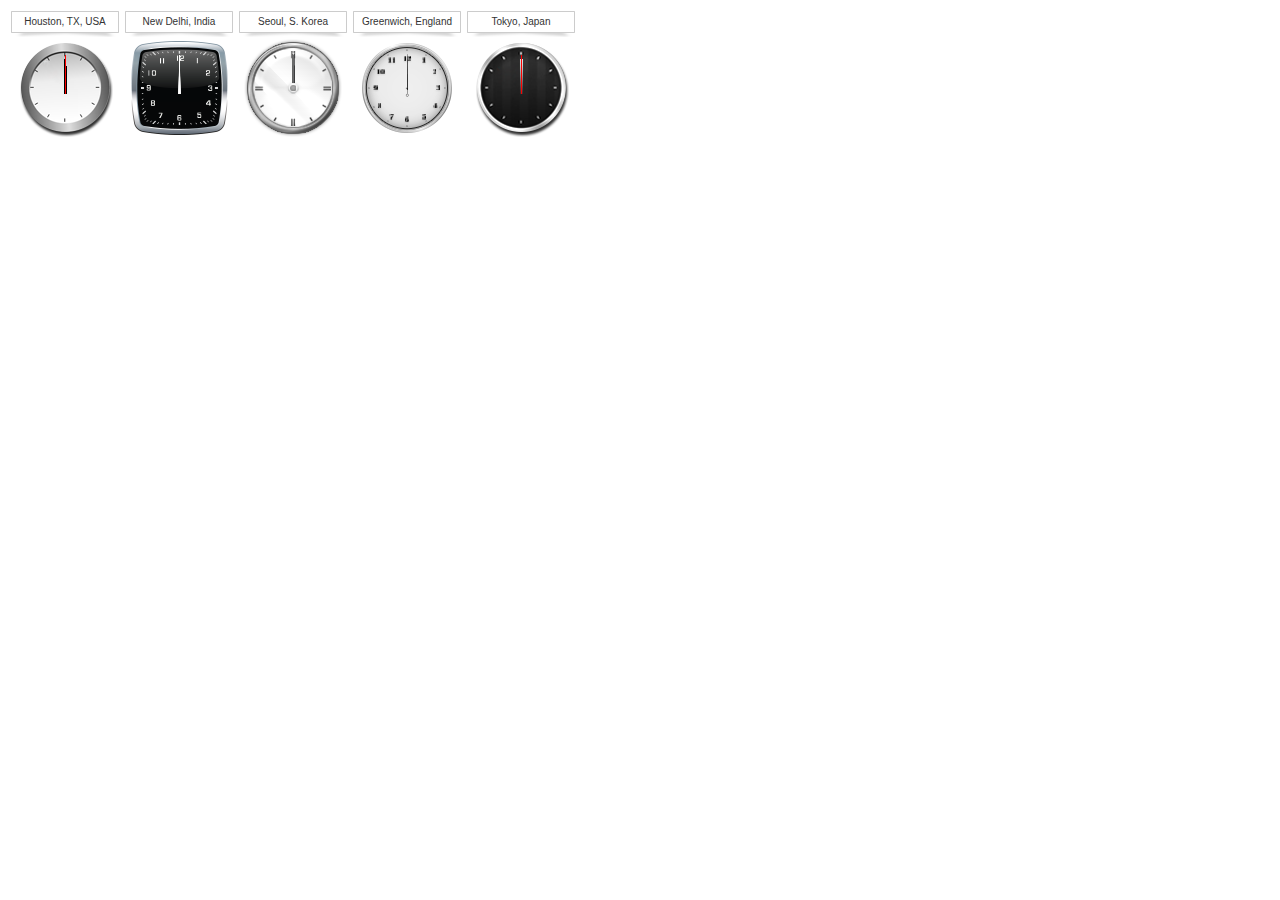
<file: jClocksGMT-master/index.html>
<!doctype html>
<html>
    <head>

        <title>jClocksGMT v. 2.0</title>

        <link rel="shortcut icon" type="image/png" href="images/favicon.png">
        
        <link rel="stylesheet" href="css/jClocksGMT.css">
        
        <style>
            body { font-family: Arial, sans-serif; }
        </style>

    </head>
    <body>

        <div id="clock_hou"></div>
        <div id="clock_india"></div>
        <div id="clock_korea"></div>
        <div id="clock_uk"></div>
        <div id="clock_tokyo"></div>

        <script src="http://ajax.googleapis.com/ajax/libs/jquery/1.7.2/jquery.min.js"></script>

        <script src="js/jClocksGMT.js"></script>
        <script src="js/jquery.rotate.js"></script>

        <script>
            $(document).ready(function(){

                $('#clock_hou').jClocksGMT(
                {
                    title: 'Houston, TX, USA', 
                    offset: '-6'
                });

                $('#clock_india').jClocksGMT(
                {
                    title: 'New Delhi, India', 
                    offset: '+5.5', 
                    dst: false, 
                    skin: 2, 
                    timeformat: 'HH:mm'
                });

                $('#clock_korea').jClocksGMT(
                {
                    title: 'Seoul, S. Korea', 
                    offset: '+8', 
                    skin: 3, 
                    date: true
                });

                $('#clock_uk').jClocksGMT(
                {   
                    date: true, 
                    dateformat: 'YYYY/MM/DD', 
                    skin: 4
                });

                $('#clock_tokyo').jClocksGMT(
                {
                    title: 'Tokyo, Japan',
                    offset: '+9',
                    skin: 5
                });

            });
        </script>

    </body>
</html>
</file>
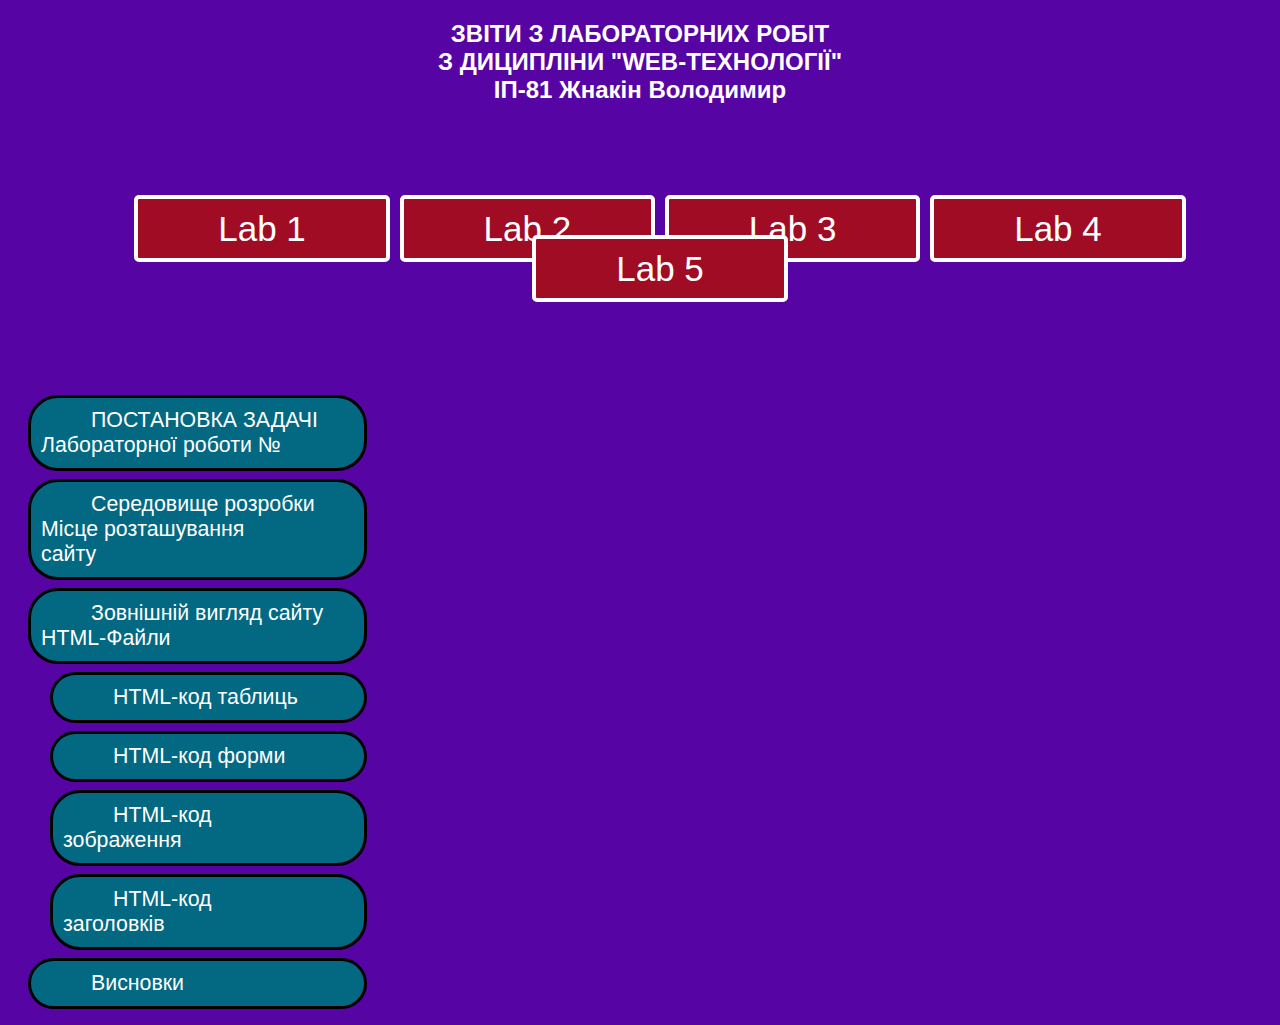
<file: lab1/index.html>
<!DOCTYPE html>
<html lang="en">
<head>
    <meta charset="UTF-8">
    <link rel="stylesheet" href="style.css">
    <script src="https://ajax.googleapis.com/ajax/libs/jquery/3.5.1/jquery.min.js"></script>
    <script src="scripts.js"></script>
    <title>Reports</title>
</head>
<body>

<h2>ЗВІТИ З ЛАБОРАТОРНИХ РОБІТ<br>
  З ДИЦИПЛІНИ "WEB-ТЕХНОЛОГІЇ"<br>
  ІП-81 Жнакін Володимир
</h2>

<header>
    <ul id="horizontal-list">
        <li><a href="#" type="button" onclick="displayLab1()">Lab 1</a></li>
        <li><a href="#" type="button" onclick="displayLab2()">Lab 2</a></li>
        <li><a href="#" type="button" onclick="displayLab3()">Lab 3</a></li>
        <li><a href="#" type="button" onclick="displayLab4()">Lab 4</a></li>
        <li><a href="#" type="button" onclick="displayLab5()">Lab 5</a></li>
      </ul>
</header>

<section>
  <nav id="vertical-list">
    <ul>
      <li><a id="lab" href="#" type="button" onclick="javascript:img.src='report1.png'">ПОСТАНОВКА ЗАДАЧІ Лабораторної роботи №</a></li>
      <li><a href="#" type="button" onclick="javascript:img.src='report2.png'">Середовище розробки Місце розташування сайту</a></li>
      <li><a href="#" type="button" onclick="javascript:img.src='report3.png'">Зовнішній вигляд сайту HTML-Файли</a></li>
      <li id="indent"><a href="#" type="button" onclick="javascript:img.src='report3.png'">HTML-код таблиць</a></li>
      <li id="indent"><a href="#" type="button" onclick="javascript:img.src='report6.png'">HTML-код форми</a></li>
      <li id="indent"><a href="#" type="button" onclick="javascript:img.src='report7.png'">HTML-код зображення</a></li>
      <li id="indent"><a href="#" type="button" onclick="javascript:img.src='report8.png'">HTML-код заголовків</a></li>
      <li><a href="#" type="button" onclick="javascript:img.src='report9.png'">Висновки</a></li>
    </ul>
  </nav>
  
  <article>
      <img name="img" style="max-height: 636px; max-width:636px;;">
  </article>
</section>
<!-- style="height:671px; max-height: 336px; max-width:336px; width: 663px;" -->

</body>
</html>
</file>
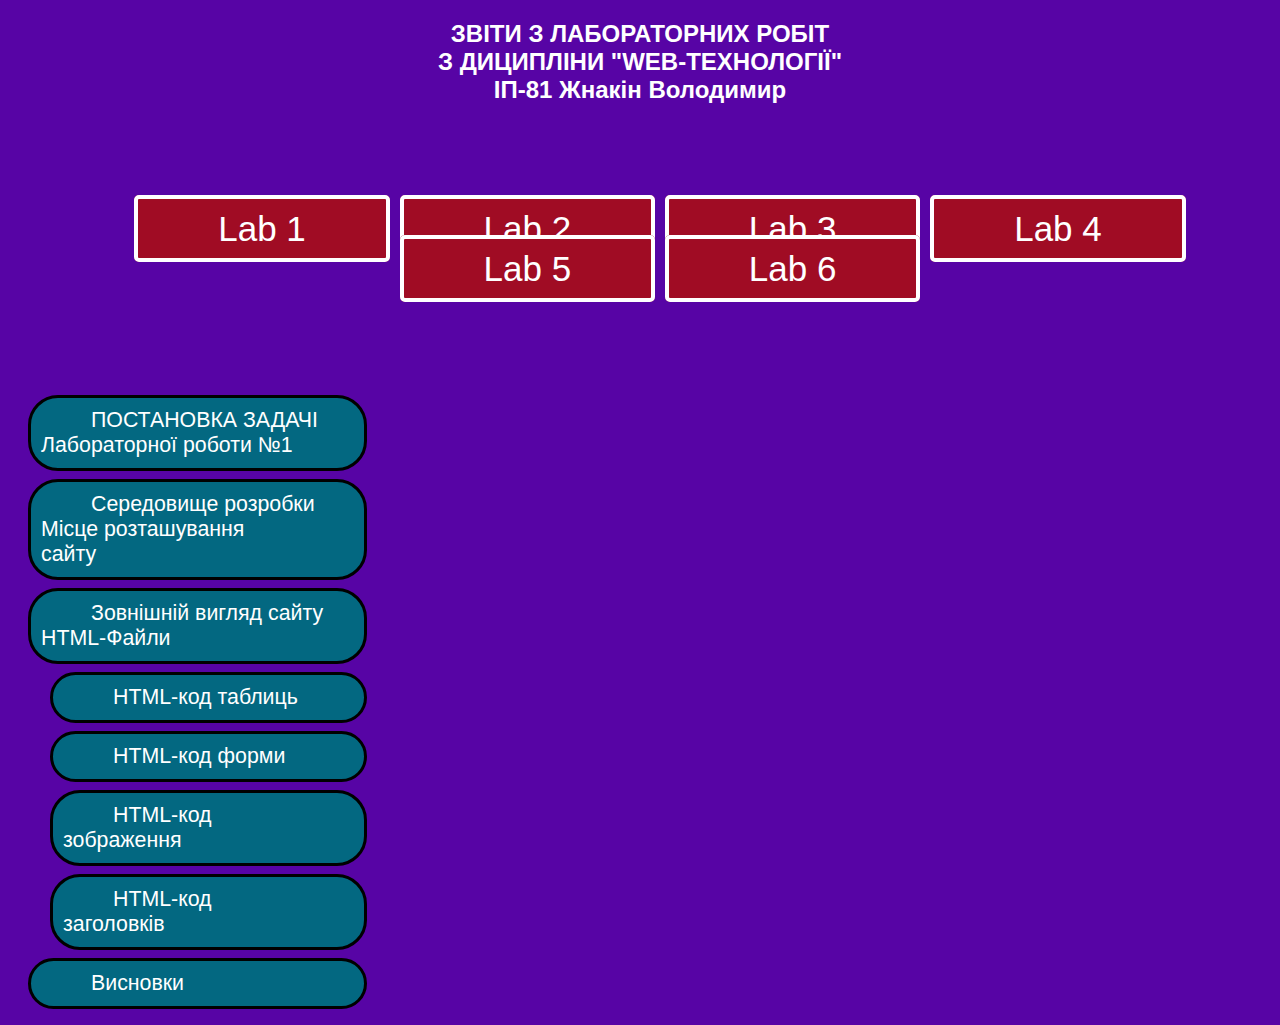
<file: lab2/index.html>
<!DOCTYPE html>
<html lang="en">
<head>
    <meta charset="UTF-8">
    <link rel="stylesheet" href="style.css">
    <script src="https://ajax.googleapis.com/ajax/libs/jquery/3.5.1/jquery.min.js"></script>
    <script src="scripts.js"></script>
    <title>Reports</title>
</head>
<body>

<h2>ЗВІТИ З ЛАБОРАТОРНИХ РОБІТ<br>
  З ДИЦИПЛІНИ "WEB-ТЕХНОЛОГІЇ"<br>
  ІП-81 Жнакін Володимир
</h2>

<header>
    <ul id="horizontal-list">
        <li><a href="#" type="button" onclick="displayLab1()">Lab 1</a></li>
        <li><a href="#" type="button" onclick="displayLab2()">Lab 2</a></li>
        <li><a href="#" type="button" onclick="displayLab3()">Lab 3</a></li>
        <li><a href="#" type="button" onclick="displayLab4()">Lab 4</a></li>
        <li><a href="#" type="button" onclick="displayLab5()">Lab 5</a></li>
        <li><a href="#" type="button" onclick="displayLab6()">Lab 6</a></li>
      </ul>
</header>

<section id="lab-list1">
  <nav id="vertical-list">
    <ul>
      <li><a id="lab" href="#" type="button" onclick="javascript:img.src='report1.png'">ПОСТАНОВКА ЗАДАЧІ Лабораторної роботи №1</a></li>
      <li><a href="#" type="button" onclick="javascript:img.src='report2.png'">Середовище розробки Місце розташування сайту</a></li>
      <li><a href="#" type="button" onclick="javascript:img.src='report3.png'">Зовнішній вигляд сайту HTML-Файли</a></li>
      <li id="indent"><a href="#" type="button" onclick="javascript:img.src='report3.png'">HTML-код таблиць</a></li>
      <li id="indent"><a href="#" type="button" onclick="javascript:img.src='report6.png'">HTML-код форми</a></li>
      <li id="indent"><a href="#" type="button" onclick="javascript:img.src='report7.png'">HTML-код зображення</a></li>
      <li id="indent"><a href="#" type="button" onclick="javascript:img.src='report8.png'">HTML-код заголовків</a></li>
      <li><a href="#" type="button" onclick="javascript:img.src='report9.png'">Висновки</a></li>
    </ul>
  </nav>
</section>

  <section id="lab-list2">
    <nav id="vertical-list">
      <ul>
        <li onclick="javascript:img.src='report2_1.png'"><a href="#" id="lab">ПОСТАНОВКА ЗАДАЧІ Лабораторної роботи №2</a></li>
        <li onclick="javascript:img.src='report2_2.png'"><a href="#">Списки</a></li>
        <li onclick="javascript:img.src='report2_3.png'"><a href="#">Ідентифікатори</a></li>
        <li onclick="javascript:img.src='report2_4.png'"><a href="#">Плаваючі елементи</a></li>
        <li onclick="javascript:img.src='report2_5.png'"><a href="#">Селектори</a></li>
        <li id="indent" onclick="javascript:img.src='report2_5.png'"><a href="#">Селектори тегу і класу</a></li>
        <li id="indent" onclick="javascript:img.src='report2_6.png'"><a href="#">Інші елементи</a></li>
        <li id="indent" onclick="javascript:img.src='report2_7.png'"><a href="#">Групування селекторів</a></li>
        <li onclick="javascript:img.src='report2_8.png'"><a href="#">Висновки</a></li>
      </ul>
    </nav>
  </section>
  
  <section id="lab-list3">
    <nav id="vertical-list">
      <ul>
        <li onclick="javascript:img.src='report3_1.jpg'"><a href="#" id="lab">ПОСТАНОВКА ЗАДАЧІ Лабораторної роботи №3</a></li>
        <li onclick="javascript:img.src='report3_2.jpg'"><a href="#">Зовнішній вигляд макету</a></li>
        <li><a href="#">HTML-код макету</a></li>
        <li onclick="javascript:img.src='report3_3.jpg'"><a href="#">Розмітка сторінки за допомогою таблиці</a></li>
        <li onclick="javascript:img.src='report3_4.jpg'"><a href="#">Розмітка сторінки за допомогою плаваючих блоків</a></li>
        <li onclick="javascript:img.src='report3_5.jpg'"><a href="#">Висновки</a></li>
      </ul>
    </nav>
  </section>

  <section id="lab-list4">
    <nav id="vertical-list">
      <ul>
        <li onclick="javascript:img.src='report4_1.jpg'"><a href="#" id="lab">ПОСТАНОВКА ЗАДАЧІ Лабораторної роботи №4</a></li>
        <li onclick="javascript:img.src='report4_2.jpg'"><a href="#">Средство разработки, путь к файлам</a></li>
        <li onclick="javascript:img.src='report4_3.jpg'"><a href="#">Скриншот страницы задания по технологии flexbox</a></li>
        <li onclick="javascript:img.src='report4_4.jpg'"><a href="#">HTML-код страницы</a></li>
        <li onclick="javascript:img.src='report4_5.jpg'"><a href="#">CSS-код страницы</a></li>
        <li onclick="javascript:img.src='report4_6.jpg'"><a href="#">Выводы</a></li>
      </ul>
    </nav>
  </section>

  <section id="lab-list5">
    <nav id="vertical-list">
      <ul>
        <li onclick="javascript:img.src='report5_1.png'"><a href="#" id="lab">ПОСТАНОВКА ЗАДАЧІ Лабораторної роботи №5</a></li>
        <li onclick="javascript:img.src='report5_2.png'"><a href="#">Средства функционального использования</a></li>
        <li onclick="javascript:img.src='report5_2.png'"><a href="#">Схема URL</a></li>
        <li onclick="javascript:img.src='report5_3.png'"><a href="#">Обработчик событий</a></li>
        <li onclick="javascript:img.src='report5_4.png'"><a href="#">Подстановка</a></li>
        <li onclick="javascript:img.src='report5_5.png'"><a href="#">Вставка</a></li>
        <li onclick="javascript:img.src='report5_6.png'"><a href="#">Массивы</a></li>
        <li onclick="javascript:img.src='report5_7.png'"><a href="#">Гистограмма</a></li>
        <li onclick="javascript:img.src='report5_8.png'"><a href="#">Выводы</a></li>
      </ul>
    </nav>
  </section>

  <section id="lab-list6">
    <nav id="vertical-list">
      <ul>
        <li onclick="javascript:img.src='report6_1.png'"><a href="#" id="lab">ПОСТАНОВКА ЗАДАЧІ Лабораторної роботи №6</a></li>
        <li onclick="javascript:img.src='report6_2.png'"><a href="#">Динамические Элементы</a></li>
        <li onclick="javascript:img.src='report6_3.png'"><a href="#">Галерея Unit Gallery</a></li>
        <li onclick="javascript:img.src='report6_4.png'"><a href="#">Фото-галерея</a></li>
        <li onclick="javascript:img.src='report6_5.png'"><a href="#">Слайдер фотографий</a></li>
        <li onclick="javascript:img.src='report6_6.png'"><a href="#">Слайдер видеометериалов</a></li>
        <li onclick="javascript:img.src='report6_7.png'"><a href="#">Кнопка социальных сетей</a></li>
        <li onclick="javascript:img.src='report6_8.png'"><a href="#">Информеры</a></li>
        <li onclick="javascript:img.src='report6_9.png'"><a href="#">Выводы</a></li>
      </ul>
    </nav>
  </section>


  <article>
      <img name="img" style="max-height: 636px; max-width:636px;;">
  </article>
<!-- style="height:671px; max-height: 336px; max-width:336px; width: 663px;" -->

</body>
</html>
</file>
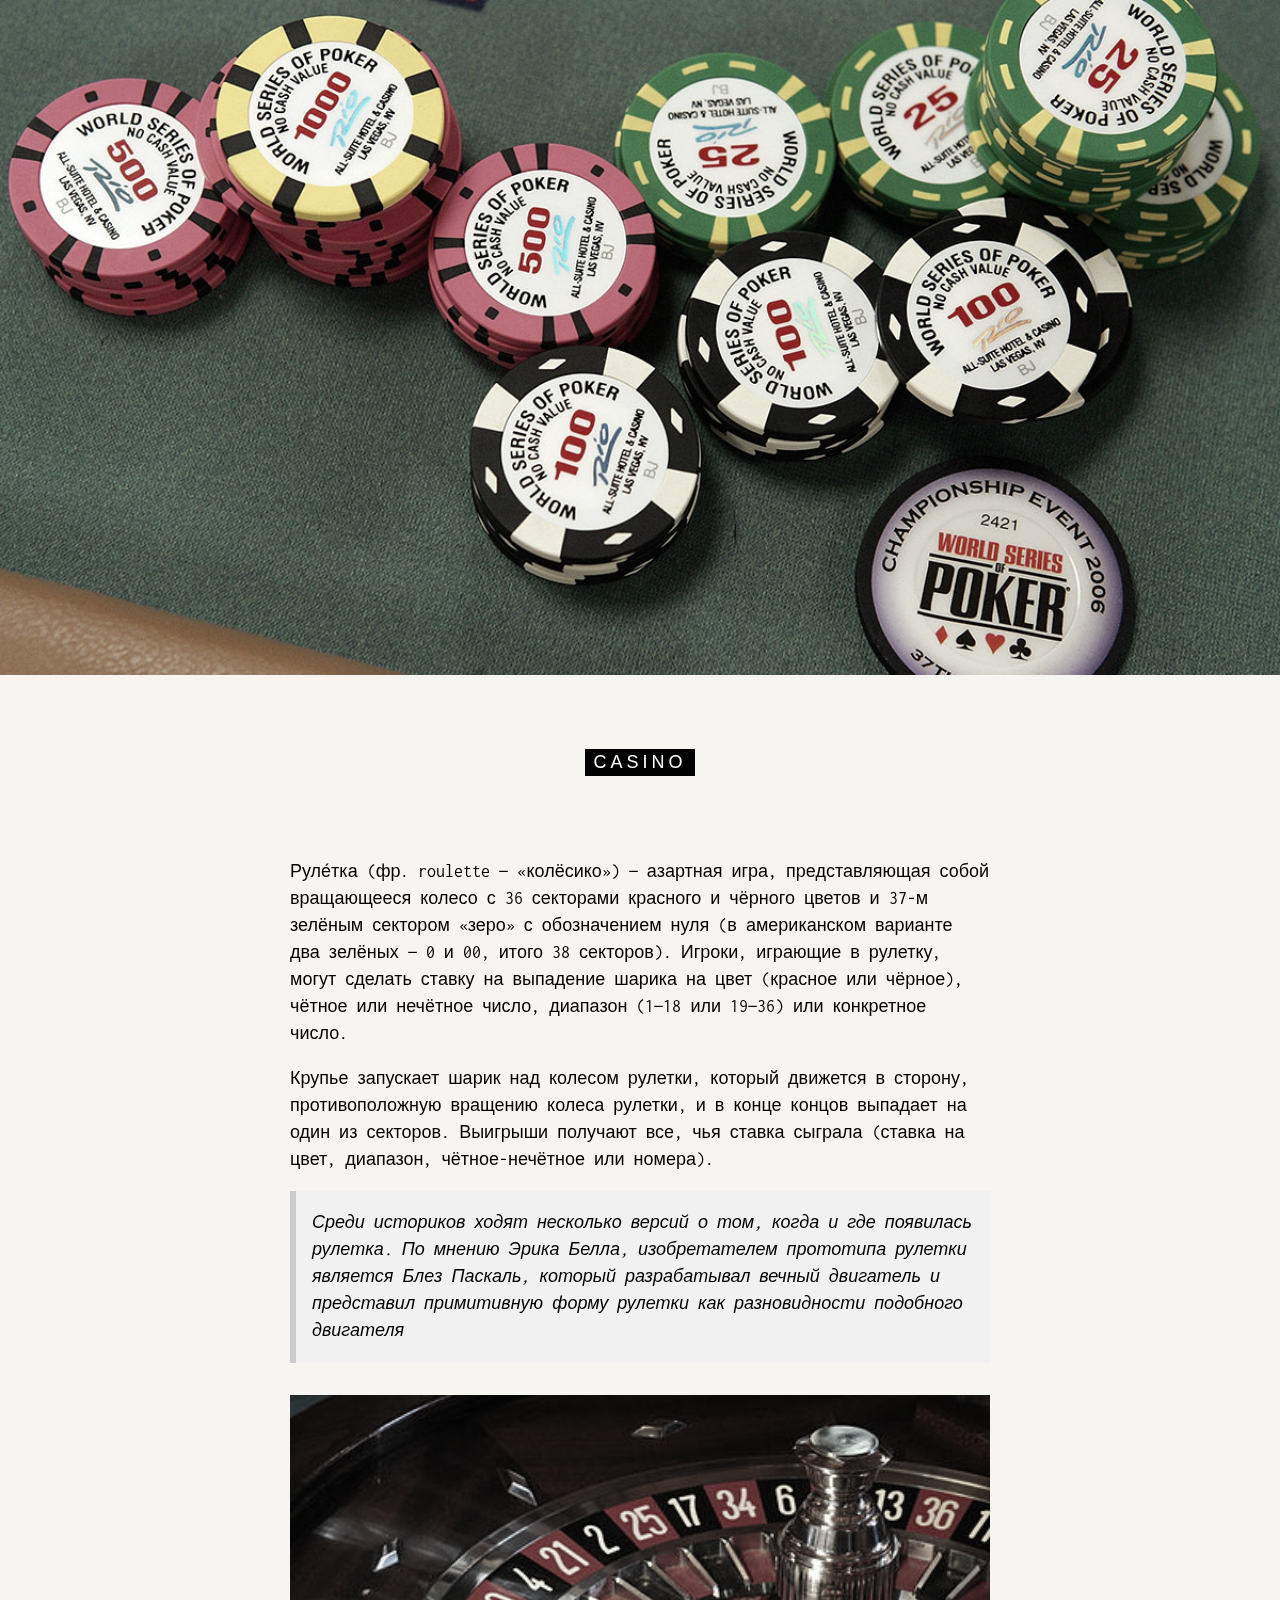
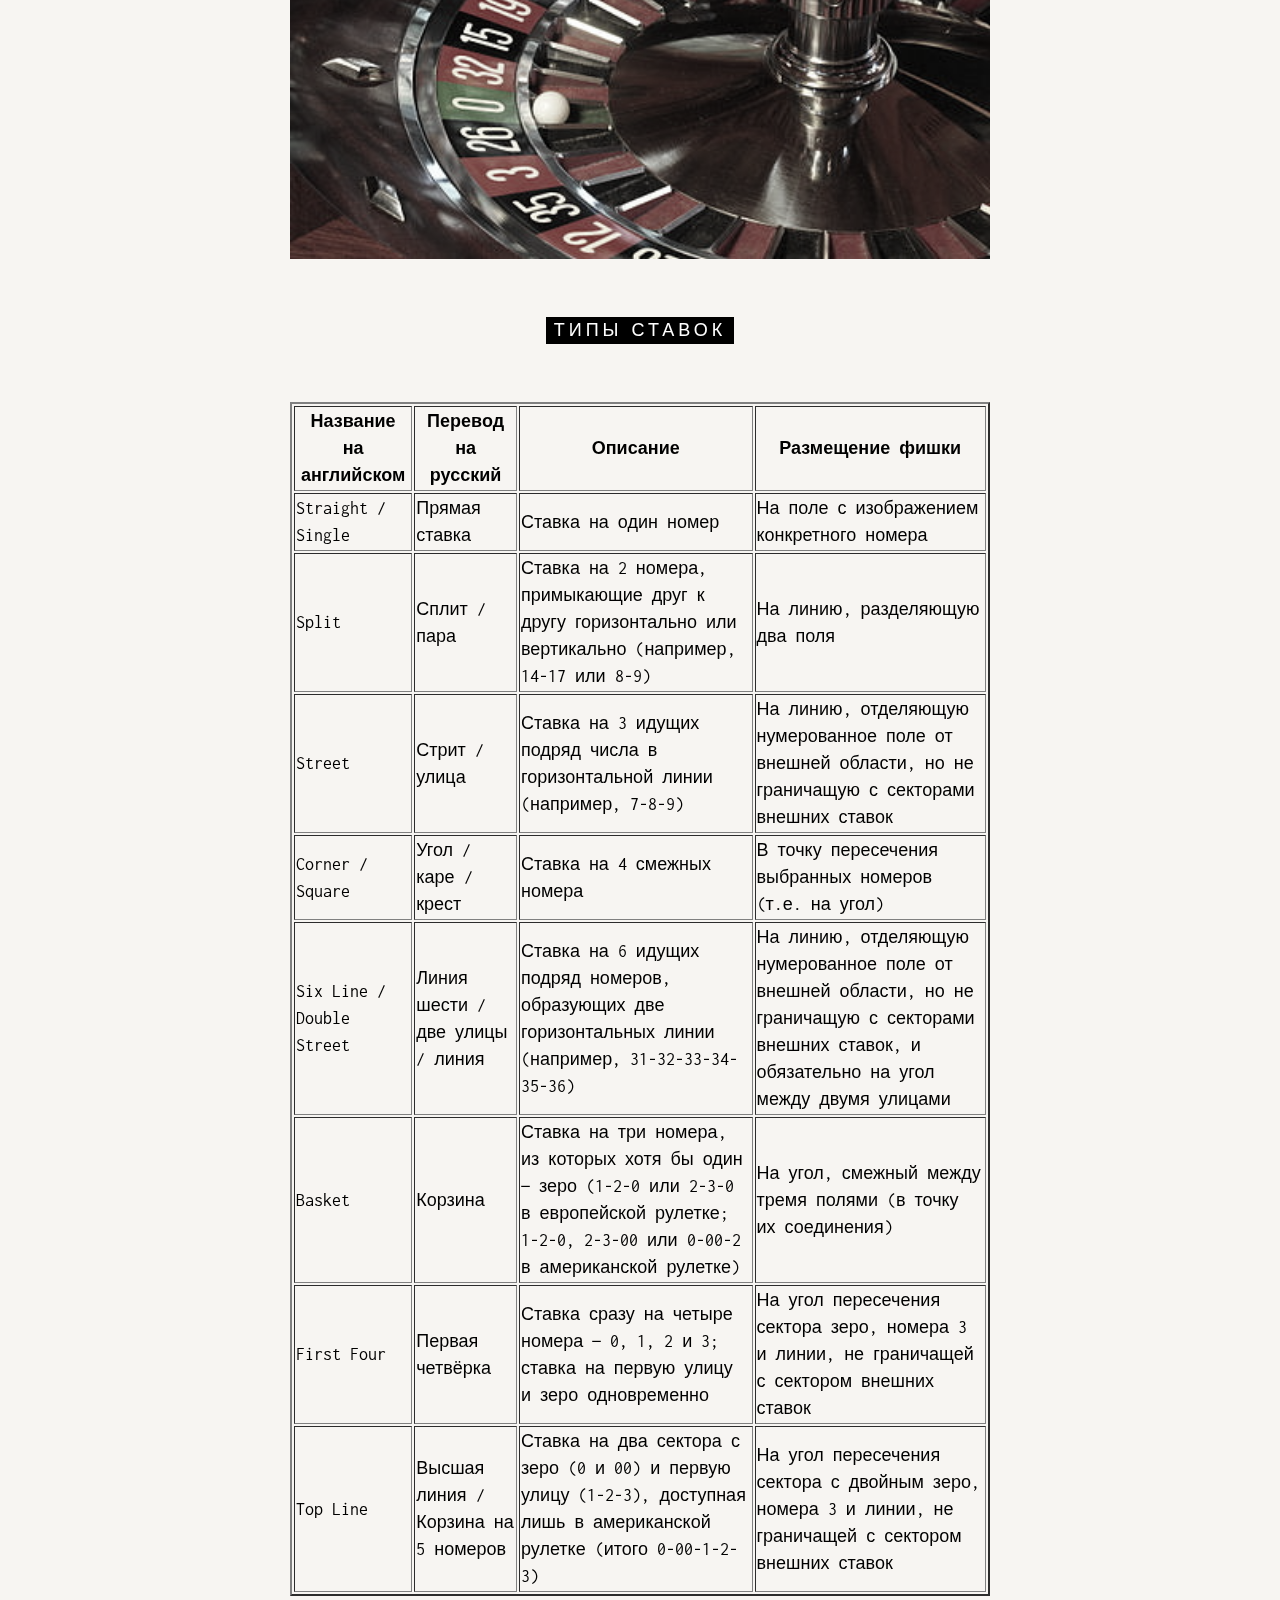
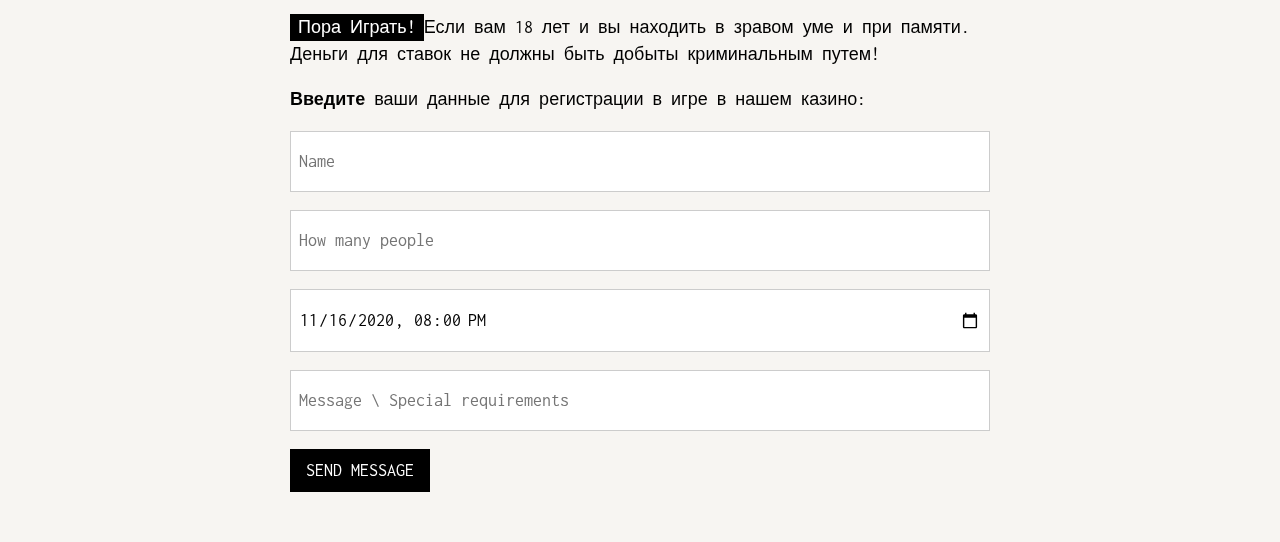
<file: lab1/casino.html>
<!DOCTYPE html>
<html>
<title>W3.CSS Template</title>
<meta charset="UTF-8">
<meta name="viewport" content="width=device-width, initial-scale=1">
<link rel="stylesheet" href="casinoStyle.css">
<link rel="stylesheet" href="https://fonts.googleapis.com/css?family=Inconsolata">
<style>
    body,
    html {
        height: 100%;
        font-family: "Inconsolata", sans-serif;
    }

    .bgimg {
        background-position: center;
        background-size: cover;
        background-image: url("fishka.jpg");
        min-height: 75%;
    }

    .menu {
        display: none;
    }
</style>

<body>


    <header class="bgimg w3-display-container w3-grayscale-min" id="home">
        <div class="w3-display-bottomleft w3-center w3-padding-large w3-hide-small">
        </div>
        <div class="w3-display-middle w3-center">
    </header>
    <div class="w3-sand w3-grayscale w3-large">

        <div class="w3-container" id="about">
            <div class="w3-content" style="max-width:700px">
                <h5 class="w3-center w3-padding-64"><span class="w3-tag w3-wide">CASINO</span></h5>
                <p>Руле́тка (фр. roulette — «колёсико») — азартная игра, представляющая собой вращающееся колесо с 36
                    секторами красного и чёрного цветов и 37-м зелёным сектором «зеро» с обозначением нуля (в
                    американском варианте два зелёных — 0 и 00, итого 38 секторов). Игроки, играющие в рулетку, могут
                    сделать ставку на выпадение шарика на цвет (красное или чёрное), чётное или нечётное число, диапазон
                    (1—18 или 19—36) или конкретное число.</p>
                <p> Крупье запускает шарик над колесом рулетки, который движется в сторону, противоположную вращению
                    колеса рулетки, и в конце концов выпадает на один из секторов. Выигрыши получают все, чья ставка
                    сыграла (ставка на цвет, диапазон, чётное-нечётное или номера).</p>
                <div class="w3-panel w3-leftbar w3-light-grey">
                    <p><i>Среди историков ходят несколько версий о том, когда и где появилась рулетка. По мнению Эрика
                            Белла, изобретателем прототипа рулетки является Блез Паскаль, который разрабатывал вечный
                            двигатель и представил примитивную форму рулетки как разновидности подобного двигателя</i>
                    </p>
                </div>
                <img src="ruletka.jpg" style="width:100%;max-width:1000px" class="w3-margin-top">
            </div>
        </div>



        <div class="w3-container" id="where" style="padding-bottom:32px;">
            <div class="w3-content" style="max-width:700px">
                <h5 class="w3-center w3-padding-48"><span class="w3-tag w3-wide">ТИПЫ СТАВОК</span></h5>
                <table class="wikitable plainrowheaders" border="2">
                    <tbody>
                        <tr>
                            <th>Название на английском
                            </th>
                            <th>Перевод на русский
                            </th>
                            <th>Описание
                            </th>
                            <th>Размещение фишки
                            </th>
                        </tr>
                        <tr>
                            <td>Straight / Single
                            </td>
                            <td>Прямая ставка
                            </td>
                            <td>Ставка на один номер
                            </td>
                            <td>На поле с изображением конкретного номера
                            </td>
                        </tr>
                        <tr>
                            <td>Split
                            </td>
                            <td>Сплит / пара
                            </td>
                            <td>Ставка на 2 номера, примыкающие друг к другу горизонтально или вертикально (например,
                                14-17 или 8-9)
                            </td>
                            <td>На линию, разделяющую два поля
                            </td>
                        </tr>
                        <tr>
                            <td>Street
                            </td>
                            <td>Стрит / улица
                            </td>
                            <td>Ставка на 3 идущих подряд числа в горизонтальной линии (например, 7-8-9)
                            </td>
                            <td>На линию, отделяющую нумерованное поле от внешней области, но не граничащую с секторами
                                внешних ставок
                            </td>
                        </tr>
                        <tr>
                            <td>Corner / Square
                            </td>
                            <td>Угол / каре / крест
                            </td>
                            <td>Ставка на 4 смежных номера
                            </td>
                            <td>В точку пересечения выбранных номеров (т.е. на угол)
                            </td>
                        </tr>
                        <tr>
                            <td>Six Line / Double Street
                            </td>
                            <td>Линия шести / две улицы / линия
                            </td>
                            <td>Ставка на 6 идущих подряд номеров, образующих две горизонтальных линии (например,
                                31-32-33-34-35-36)
                            </td>
                            <td>На линию, отделяющую нумерованное поле от внешней области, но не граничащую с секторами
                                внешних ставок, и обязательно на угол между двумя улицами
                            </td>
                        </tr>
                        <tr>
                            <td>Basket
                            </td>
                            <td>Корзина
                            </td>
                            <td>Ставка на три номера, из которых хотя бы один — зеро (1-2-0 или 2-3-0 в европейской
                                рулетке; 1-2-0, 2-3-00 или 0-00-2 в американской рулетке)
                            </td>
                            <td>На угол, смежный между тремя полями (в точку их соединения)
                            </td>
                        </tr>
                        <tr>
                            <td>First Four
                            </td>
                            <td>Первая четвёрка
                            </td>
                            <td>Ставка сразу на четыре номера — 0, 1, 2 и 3; ставка на первую улицу и зеро одновременно
                            </td>
                            <td>На угол пересечения сектора зеро, номера 3 и линии, не граничащей с сектором внешних
                                ставок
                            </td>
                        </tr>
                        <tr>
                            <td>Top Line
                            </td>
                            <td>Высшая линия / Корзина на 5 номеров
                            </td>
                            <td>Ставка на два сектора с зеро (0 и 00) и первую улицу (1-2-3), доступная лишь в
                                американской рулетке (итого 0-00-1-2-3)
                            </td>
                            <td>На угол пересечения сектора с двойным зеро, номера 3 и линии, не граничащей с сектором
                                внешних ставок
                            </td>
                        </tr>
                    </tbody>
                </table>
                <p><span class="w3-tag">Пора Играть!</span>Если вам 18 лет и вы находить в зравом уме и при памяти.
                Деньги для ставок не должны быть добыты криминальным путем!</p>
                <p><strong>Введите</strong> ваши данные для регистрации в игре в нашем казино:</p>
                <form action="/action_page.php" target="_blank">
                    <p><input class="w3-input w3-padding-16 w3-border" type="text" placeholder="Name" required
                            name="Name"></p>
                    <p><input class="w3-input w3-padding-16 w3-border" type="number" placeholder="How many people"
                            required name="People"></p>
                    <p><input class="w3-input w3-padding-16 w3-border" type="datetime-local" placeholder="Date and time"
                            required name="date" value="2020-11-16T20:00"></p>
                    <p><input class="w3-input w3-padding-16 w3-border" type="text"
                            placeholder="Message \ Special requirements" required name="Message"></p>
                    <p><button class="w3-button w3-black" type="submit">SEND MESSAGE</button></p>
                </form>
            </div>
        </div>

    </div>

</body>

</html>
</file>
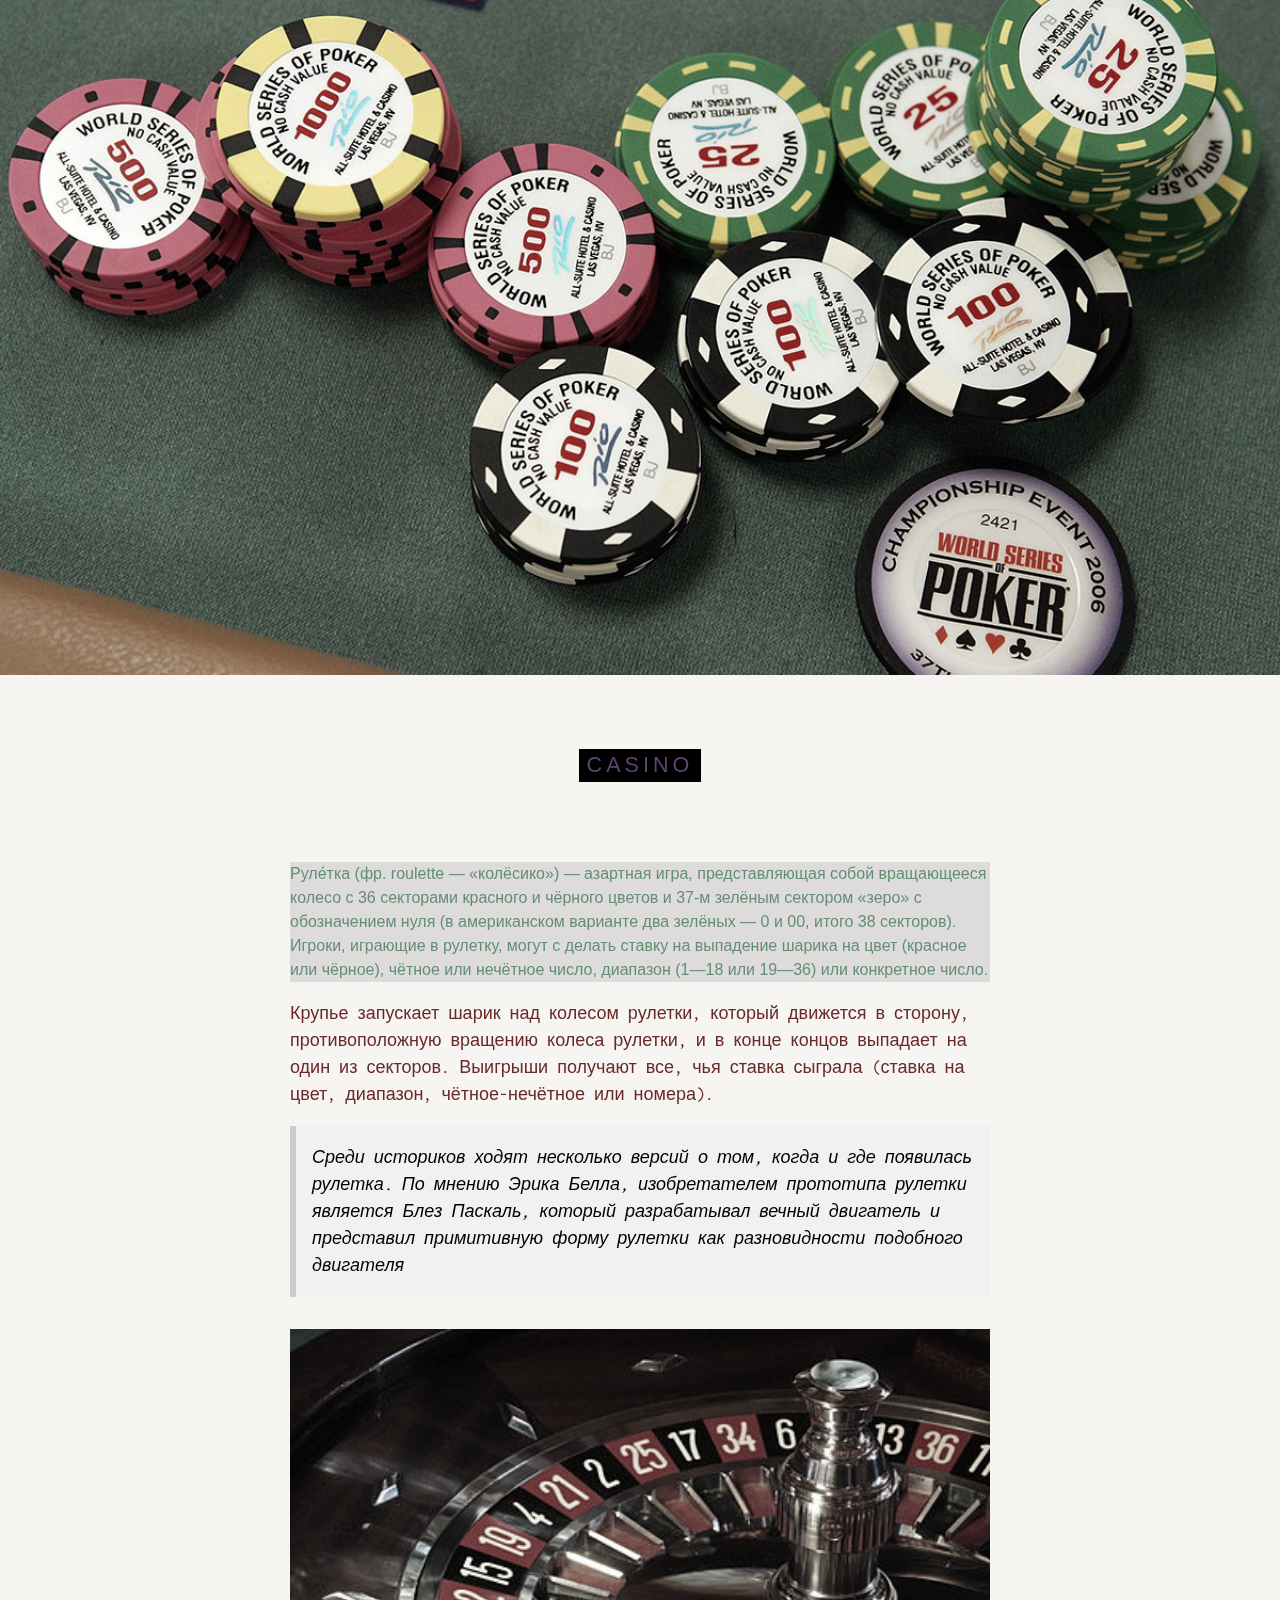
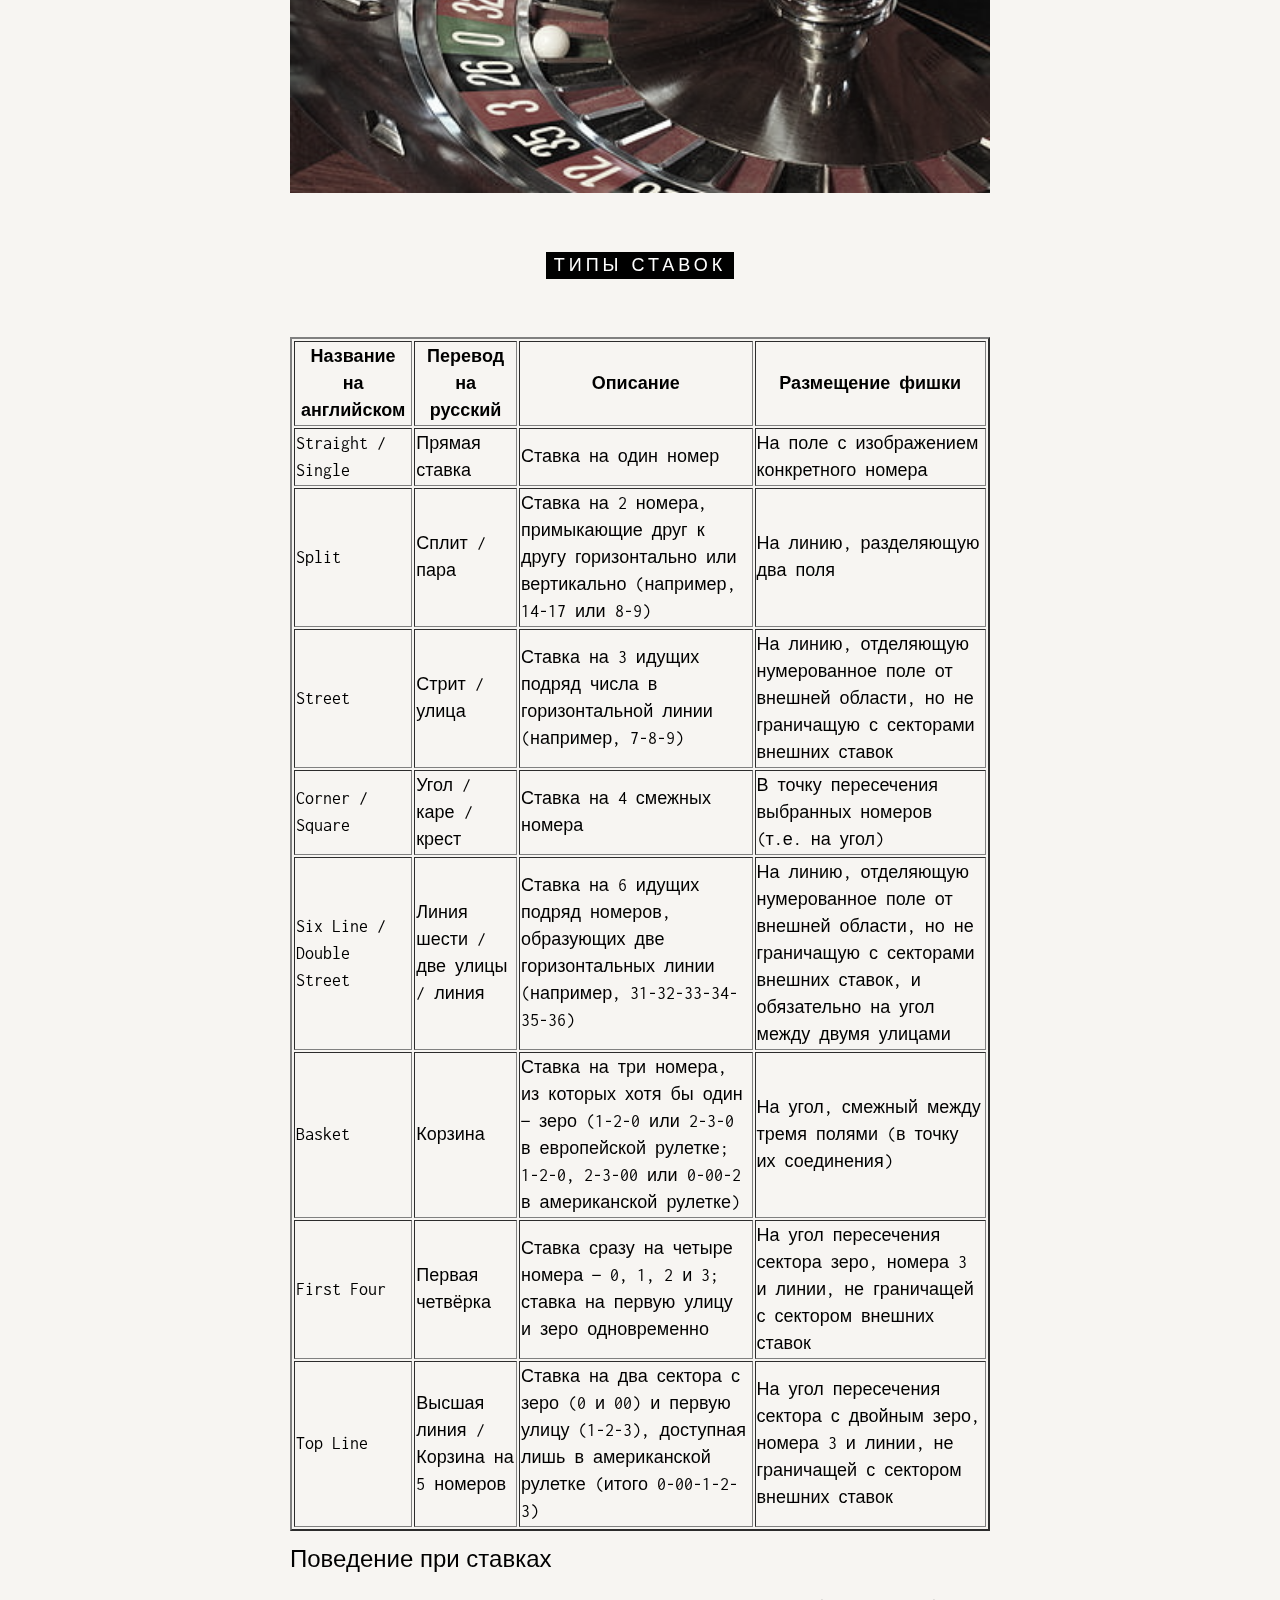
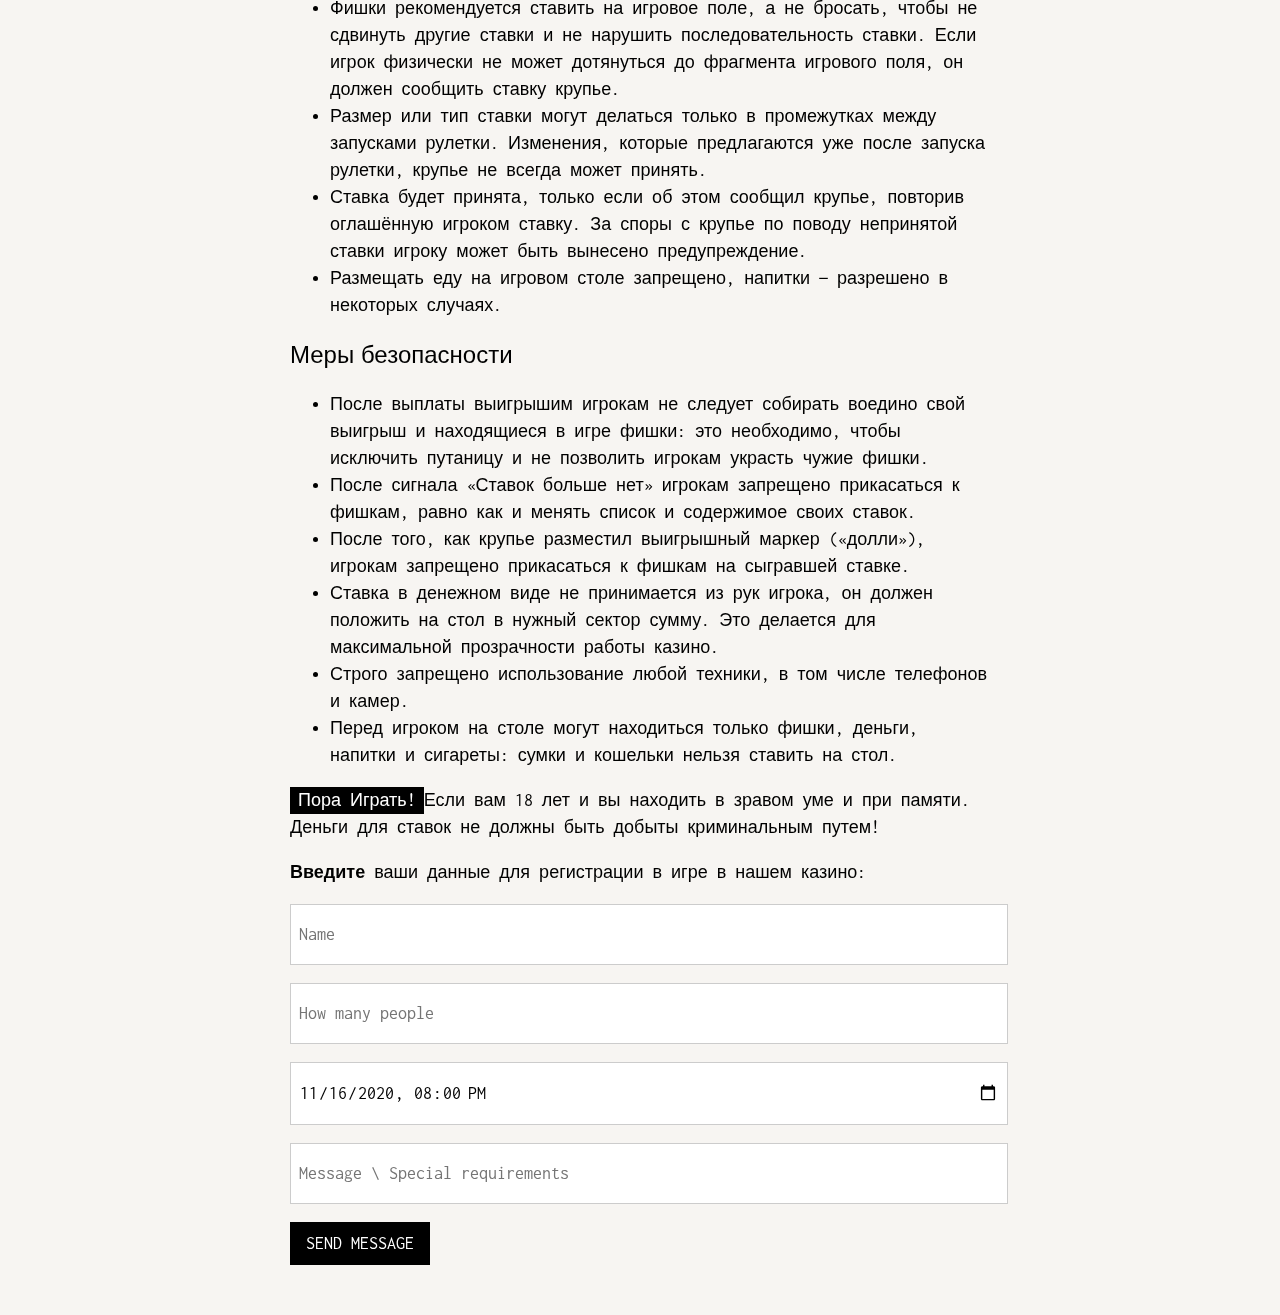
<file: lab2/casino.html>
<!DOCTYPE html>
<html>
<title>W3.CSS Template</title>
<meta charset="UTF-8">
<meta name="viewport" content="width=device-width, initial-scale=1">
<link rel="stylesheet" href="casinoStyle.css">
<link rel="stylesheet" href="https://fonts.googleapis.com/css?family=Inconsolata">
<style>
    body,
    html {
        height: 100%;
        font-family: "Inconsolata", sans-serif;
    }

    #bgimg {
        background-position: center;
        background-size: cover;
        background-image: url("fishka.jpg");
        min-height: 75%;
    }

    .menu {
        display: none;
    }
</style>

<body>
    <header id=bgimg class=" w3-display-container w3-grayscale-min" id="home">
        <div class="w3-display-bottomleft w3-center w3-padding-large w3-hide-small">
        </div>
        <div class="w3-display-middle w3-center">
    </header>
    <div class="w3-sand w3-grayscale w3-large">

        <div class="w3-container" id="about">
            <div class="w3-content" style="max-width:700px">
                <h5 class="w3-center w3-padding-64"><span style="color: blueviolet; font-size: larger;"
                        class="w3-tag w3-wide">CASINO</span></h5>
                <p class="ruletka">Руле́тка (фр. roulette — «колёсико») — азартная игра, представляющая собой
                    вращающееся колесо с 36
                    секторами красного и чёрного цветов и 37-м зелёным сектором «зеро» с обозначением нуля (в
                    американском варианте два зелёных — 0 и 00, итого 38 секторов). Игроки, играющие в рулетку, могут
                    с делать ставку на выпадение шарика на цвет (красное или чёрное), чётное или нечётное число,
                    диапазон
                    (1—18 или 19—36) или конкретное число.</p>
                <p> Крупье запускает шарик над колесом рулетки, который движется в сторону, противоположную вращению
                    колеса рулетки, и в конце концов выпадает на один из секторов. Выигрыши получают все, чья ставка
                    сыграла (ставка на цвет, диапазон, чётное-нечётное или номера).</p>
                <div class="w3-panel w3-leftbar w3-light-grey">
                    <p><i>Среди историков ходят несколько версий о том, когда и где появилась рулетка. По мнению Эрика
                            Белла, изобретателем прототипа рулетки является Блез Паскаль, который разрабатывал вечный
                            двигатель и представил примитивную форму рулетки как разновидности подобного двигателя</i>
                    </p>
                </div>
                <img src="ruletka.jpg" style="width:100%;max-width:1000px" class="w3-margin-top">
            </div>
        </div>



        <div class="w3-container" id="where" style="padding-bottom:32px;">
            <div class="w3-content" style="max-width:700px">
                <h5 class="w3-center w3-padding-48"><span class="w3-tag w3-wide">ТИПЫ СТАВОК</span></h5>
                <table class="wikitable plainrowheaders" border="2">
                    <tbody>
                        <tr>
                            <th>Название на английском
                            </th>
                            <th>Перевод на русский
                            </th>
                            <th>Описание
                            </th>
                            <th>Размещение фишки
                            </th>
                        </tr>
                        <tr>
                            <td>Straight / Single
                            </td>
                            <td>Прямая ставка
                            </td>
                            <td>Ставка на один номер
                            </td>
                            <td>На поле с изображением конкретного номера
                            </td>
                        </tr>
                        <tr>
                            <td>Split
                            </td>
                            <td>Сплит / пара
                            </td>
                            <td>Ставка на 2 номера, примыкающие друг к другу горизонтально или вертикально (например,
                                14-17 или 8-9)
                            </td>
                            <td>На линию, разделяющую два поля
                            </td>
                        </tr>
                        <tr>
                            <td>Street
                            </td>
                            <td>Стрит / улица
                            </td>
                            <td>Ставка на 3 идущих подряд числа в горизонтальной линии (например, 7-8-9)
                            </td>
                            <td>На линию, отделяющую нумерованное поле от внешней области, но не граничащую с секторами
                                внешних ставок
                            </td>
                        </tr>
                        <tr>
                            <td>Corner / Square
                            </td>
                            <td>Угол / каре / крест
                            </td>
                            <td>Ставка на 4 смежных номера
                            </td>
                            <td>В точку пересечения выбранных номеров (т.е. на угол)
                            </td>
                        </tr>
                        <tr>
                            <td>Six Line / Double Street
                            </td>
                            <td>Линия шести / две улицы / линия
                            </td>
                            <td>Ставка на 6 идущих подряд номеров, образующих две горизонтальных линии (например,
                                31-32-33-34-35-36)
                            </td>
                            <td>На линию, отделяющую нумерованное поле от внешней области, но не граничащую с секторами
                                внешних ставок, и обязательно на угол между двумя улицами
                            </td>
                        </tr>
                        <tr>
                            <td>Basket
                            </td>
                            <td>Корзина
                            </td>
                            <td>Ставка на три номера, из которых хотя бы один — зеро (1-2-0 или 2-3-0 в европейской
                                рулетке; 1-2-0, 2-3-00 или 0-00-2 в американской рулетке)
                            </td>
                            <td>На угол, смежный между тремя полями (в точку их соединения)
                            </td>
                        </tr>
                        <tr>
                            <td>First Four
                            </td>
                            <td>Первая четвёрка
                            </td>
                            <td>Ставка сразу на четыре номера — 0, 1, 2 и 3; ставка на первую улицу и зеро одновременно
                            </td>
                            <td>На угол пересечения сектора зеро, номера 3 и линии, не граничащей с сектором внешних
                                ставок
                            </td>
                        </tr>
                        <tr>
                            <td>Top Line
                            </td>
                            <td>Высшая линия / Корзина на 5 номеров
                            </td>
                            <td>Ставка на два сектора с зеро (0 и 00) и первую улицу (1-2-3), доступная лишь в
                                американской рулетке (итого 0-00-1-2-3)
                            </td>
                            <td>На угол пересечения сектора с двойным зеро, номера 3 и линии, не граничащей с сектором
                                внешних ставок
                            </td>
                        </tr>
                    </tbody>
                </table>

                <H3>Поведение при ставках</H3>

                <ul>
                    <li>Фишки рекомендуется ставить на игровое поле, а не бросать, чтобы не сдвинуть другие ставки и не
                        нарушить последовательность ставки. Если игрок физически не может дотянуться до фрагмента
                        игрового поля, он должен сообщить ставку крупье.</li>
                    <li>Размер или тип ставки могут делаться только в промежутках между запусками рулетки. Изменения,
                        которые предлагаются уже после запуска рулетки, крупье не всегда может принять.</li>
                    <li>Ставка будет принята, только если об этом сообщил крупье, повторив оглашённую игроком ставку. За
                        споры с крупье по поводу непринятой ставки игроку может быть вынесено предупреждение.</li>
                    <li>Размещать еду на игровом столе запрещено, напитки — разрешено в некоторых случаях.</li>
                </ul>

                <H3>Меры безопасности</H3>

                <ul>
                    <li>После выплаты выигрышим игрокам не следует собирать воедино свой выигрыш и находящиеся в игре
                        фишки: это необходимо, чтобы исключить путаницу и не позволить игрокам украсть чужие фишки.</li>
                    <li>После сигнала «Ставок больше нет» игрокам запрещено прикасаться к фишкам, равно как и менять
                        список и содержимое своих ставок.</li>
                    <li>После того, как крупье разместил выигрышный маркер («долли»), игрокам запрещено прикасаться к
                        фишкам на сыгравшей ставке.</li>
                    <li>Ставка в денежном виде не принимается из рук игрока, он должен положить на стол в нужный сектор
                        сумму. Это делается для максимальной прозрачности работы казино.</li>
                    <li>Строго запрещено использование любой техники, в том числе телефонов и камер.</li>
                    <li>Перед игроком на столе могут находиться только фишки, деньги, напитки и сигареты: сумки и
                        кошельки нельзя ставить на стол.</li>
                </ul>

                <p><span class="w3-tag">Пора Играть!</span>Если вам 18 лет и вы находить в зравом уме и при памяти.
                    Деньги для ставок не должны быть добыты криминальным путем!</p>
                <p><strong>Введите</strong> ваши данные для регистрации в игре в нашем казино:</p>
                <form action="/action_page.php" target="_blank">
                    <p><input class="w3-input w3-padding-16 w3-border" type="text" placeholder="Name" required
                            name="Name"></p>
                    <p><input class="w3-input w3-padding-16 w3-border" type="number" placeholder="How many people"
                            required name="People"></p>
                    <p><input class="w3-input w3-padding-16 w3-border" type="datetime-local" placeholder="Date and time"
                            required name="date" value="2020-11-16T20:00"></p>
                    <p><input class="w3-input w3-padding-16 w3-border" type="text"
                            placeholder="Message \ Special requirements" required name="Message"></p>
                    <p><button class="w3-button w3-black" type="submit">SEND MESSAGE</button></p>
                </form>
            </div>
        </div>

    </div>

</body>

</html>
</file>
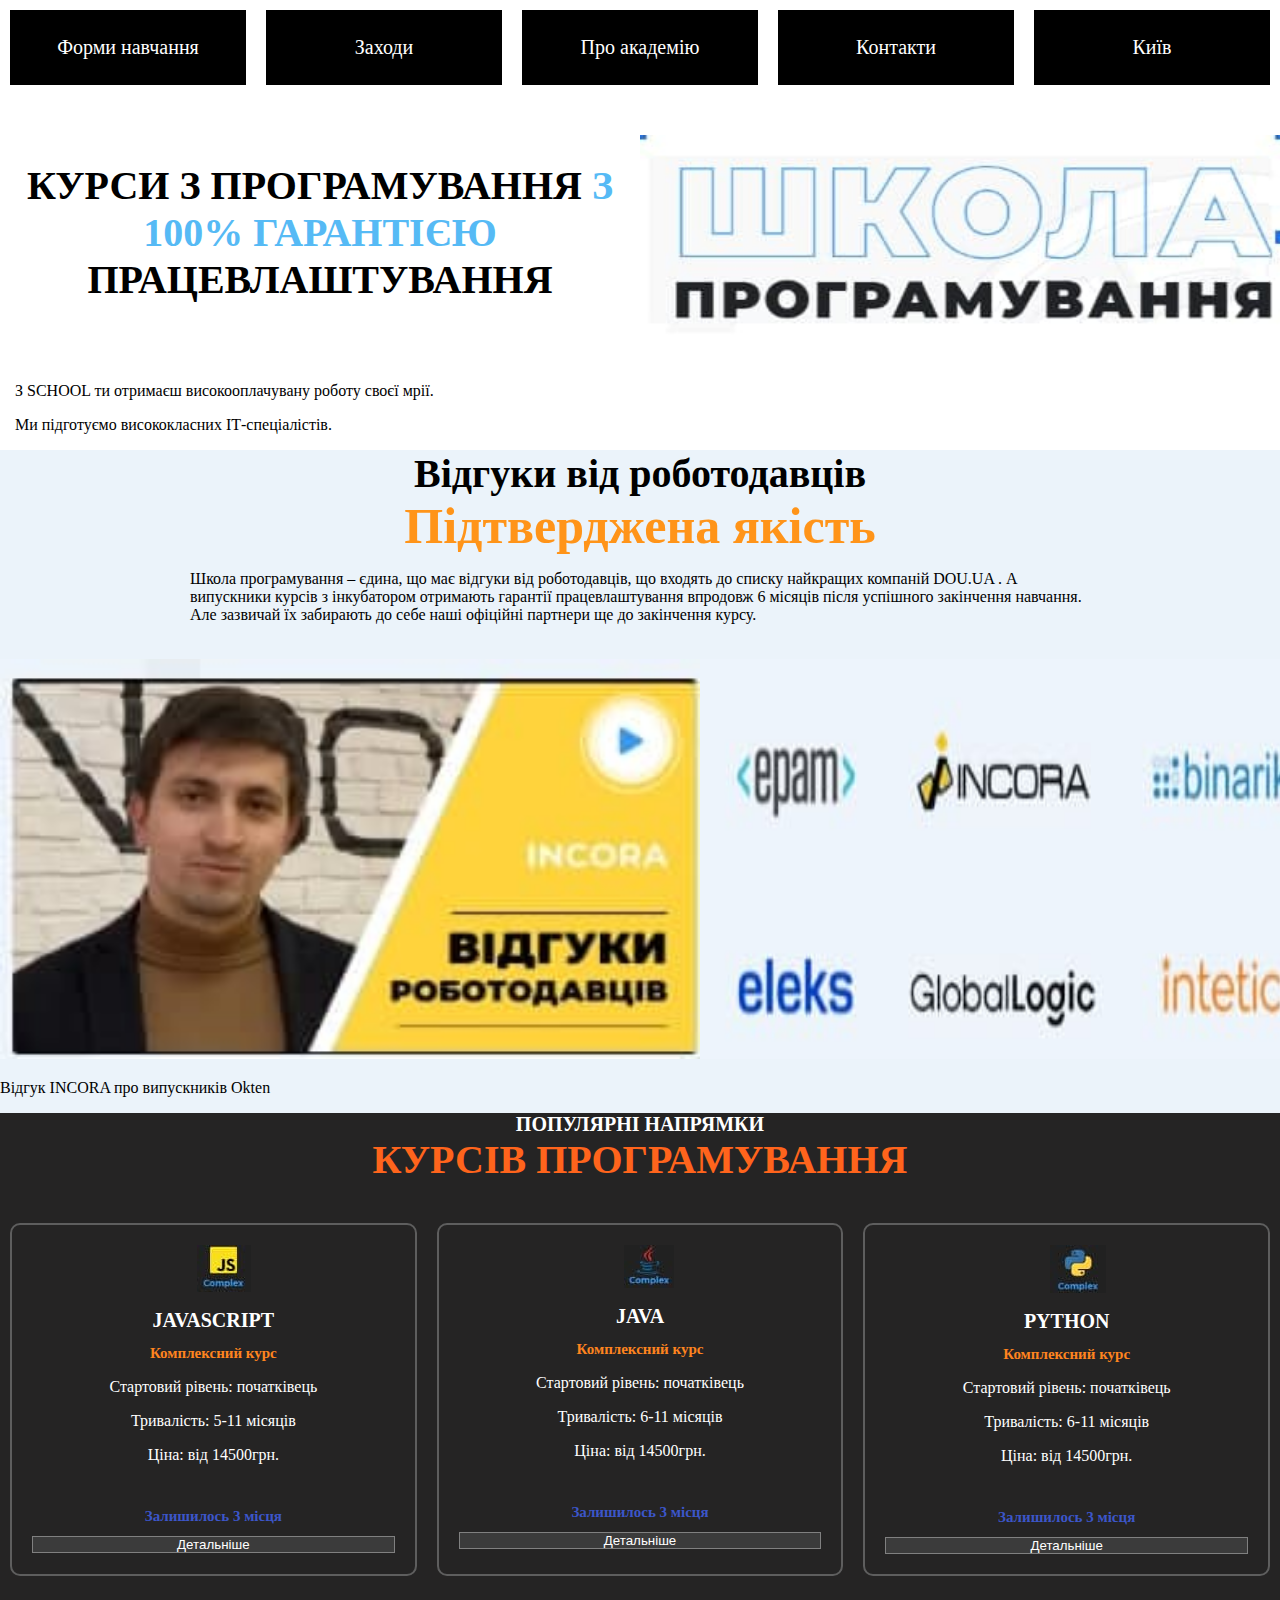
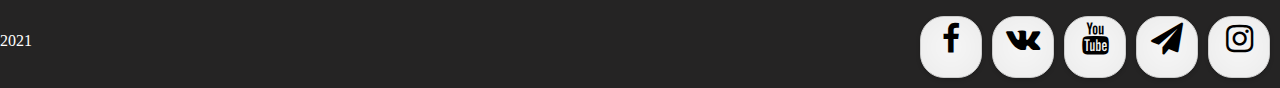
<file: lab4/index2.html>
<!DOCTYPE html>
<html>
    <head>
        <style>
            @import url(https://maxcdn.bootstrapcdn.com/font-awesome/4.7.0/css/font-awesome.min.css);
.social a {
    text-align: center;
    width: 48px;
    height: 48px;
    float: left;
    background: #fff;
    border: 1px solid #ccc;
    box-shadow: 0 2px 4px rgba(0,0,0,0.15), inset 0 0 50px rgba(0,0,0,0.1);
    border-radius: 24px;
    margin: 0 10px 10px 0;
    padding: 6px;
    color: #000;
}
.github a:hover {background: #191919; color: #fff;}
.youtube a:hover {background: #c4302b; color: #fff;}
.google-pluse a:hover {background: #DD4B39; color: #fff;}
.twitter a:hover {background: #00acee; color: #fff;}
.instagram a:hover {background: #3f729b; color: #fff;}
.facebook a:hover {background: #3b5998; color: #fff;}
.skype a:hover {background: #00aff0; color: #fff;}
.vk a:hover {background: #5d84ae; color: #fff;}
.odnoklassniki a:hover {background: #f93; color: #fff;}
.pinterest a:hover {background: #c8232c; color: #fff;}
.linkedin a:hover {background: #0e76a8; color: #fff;}
.telegram a:hover {background: #249bd7; color: #fff;}
.tumblr a:hover {background: #34526f; color: #fff;}
.windows a:hover {background: #125acd; color: #fff;}
.whatsapp a:hover {background: #50b154; color: #fff;}
.weibo a:hover {background: #d52b2b; color: #fff;}
.dropbox a:hover {background: #1087dd; color: #fff;}
            .flex-container-nav {
                display: flex;
                align-items: stretch;
                background-color: white;
                justify-content: space-between;
                padding-bottom: 40px;

            }
            .flex-container-nav>div {
                background-color: black;
                color: white;
                width: 300px;
                margin: 10px;
                text-align: center;
                line-height: 75px;
                font-size: 20px;
            }
            body{
                background-color: rgb(235, 243, 250);
                margin: 0;
            }
            h1{ 
                color: black;
                font-size: 40px;
                text-align: center;
            }
            .flex-container-1{
                display: flex;
                justify-content: space-between;
                background-color: white;
                
            }
            .flex-container-1>div{
                width: 800px;
            }
            .flex-container-1>img{
                width: 800px;
                height: 200px;
  
            }
            .flex-container-2{
                display: flex;
                justify-content: space-between;

            }
            .flex-container-2>div>img{
                width: 700px;
                height: 400px;
                padding-top: 35px;

            }
            .flex-container-2>img{
                width: 700px;

            }
            .flex-container-3{
                display: flex;
                justify-content: space-between;
                background-color: rgb(37, 36, 36);
                padding-top: 30px;
            }
            .flex-container-3>div{
               
               display: block;
                padding: 20px;
                width: 700px;
                margin: 10px;
                border: solid 2px rgb(94, 94, 94);
                border-radius: 10px;
                display: block;
    
            }
            .flex-container-2>img{
               
               padding: 20px;
               width: 400px;
               margin: 10px;
           }
           .flex-container-3>div{
              width: 400px;
           }
           button{
               color: white;
               display: inline-block;
               border: solid 1px grey;
               background-color: rgb(59, 59, 59);
               text-align: center;
               width:100%;
               position: relative;
               outline: none;
               margin: 0;
               padding: 0;
           }
           .flex-footer{
            display: flex;
                justify-content: space-between;
                background-color: rgb(37, 36, 36);
                padding-top: 30px;
           }
           .flex-footer>div{
               display: flex;
               flex-direction: row;
           }
           .flex-footer>p{
               padding-left: 2  0px;
           }
        </style>
    </head>
    <body>
        <div class="flex-container-nav">
        <div>
            Форми навчання
        </div>
        <div>
            Заходи
        </div>
        <div>
            Про академію
        </div>
        <div>
            Контакти
        </div>
        <div>
            Київ
        </div>
        </div>
        <div class="flex-container-1">
            <div>
                <h1>КУРСИ З ПРОГРАМУВАННЯ<span style="color: rgb(86, 186, 245);"> З 100% ГАРАНТІЄЮ</span>   ПРАЦЕВЛАШТУВАННЯ</h1>
                <br>
                <br>
                <p style="margin-left: 15px;">З SCHOOL ти отримаєш високооплачувану роботу своєї мрії.</p>
                <p style="margin-left: 15px;">Ми підготуємо висококласних ІТ-спеціалістів.</p>
            </div>
            <img src="images/10.png">
        </div>
        <h1 style="font-size: 40px; margin: 0; padding-bottom: 0;">Відгуки від роботодавців</h1>
        <h1 style="font-size: 50px; color: rgb(255, 148, 25); margin: 0;">Підтверджена якість</h1>
        <p style="margin: auto; width: 900px; padding-top: 15px;">Школа програмування – єдина, що має відгуки від роботодавців, що входять до списку найкращих компаній DOU.UA . А випускники курсів з інкубатором отримають гарантії працевлаштування впродовж 6 місяців після успішного закінчення навчання. Але зазвичай їх забирають до себе наші офіційні партнери ще до закінчення курсу.</p>
        <div class="flex-container-2">
            <div>
                <img src="images/11.png">
                <p>Відгук INCORA про випускників Okten</p>
            </div>
            <div>
                <img style="width: 830px;" src="images/12.png">
            </div>
        </div>
        <h1 style="background-color: rgb(37, 36, 36); color: white; font-size: 20px; margin: 0;">ПОПУЛЯРНІ НАПРЯМКИ</h1>
        <h1 style="background-color: rgb(37, 36, 36); color: rgb(255, 100, 28); font-size: 40px; margin: 0;">КУРСІВ ПРОГРАМУВАННЯ</h1>
        <div class="flex-container-3">
            <div class="div-1">
                <img style="margin-left: 165px;" src="images/13.png">
                <h1 style="color: white; font-size: 20px; font-weight:900;">JAVASCRIPT</h1>
                <h1 style="color: rgb(255, 132, 31); font-size: 15px; font-weight:900; margin-top: 0;">Комплексний курс</h1>
                <p style="color: white; text-align: center;">Стартовий рівень: початківець</p>
                <p style="color: white; text-align: center;">Тривалість: 5-11 місяців</p>
                <p style="color: white; text-align: center;">Ціна: від 14500грн.</p>
                <br>
                <h1 style="color: rgb(60, 86, 201); font-size: 15px; font-weight:900;padding-top: 0;">Залишилось 3 місця</h1>
                <button>Детальніше</button>
            </div>
            <div>
                <img style="margin-left: 165px;" src="images/14.png">
                <h1 style="color: white; font-size: 20px; font-weight:900;">JAVA</h1>
                <h1 style="color: rgb(255, 132, 31); font-size: 15px; font-weight:900;padding-top: 0;">Комплексний курс</h1>
                <p style="color: white; text-align: center;">Стартовий рівень: початківець</p>
                <p style="color: white; text-align: center;">Тривалість: 6-11 місяців</p>
                <p style="color: white; text-align: center;">Ціна: від 14500грн.</p>
                <br>
                <h1 style="color: rgb(60, 86, 201); font-size: 15px; font-weight:900;padding-top: 0;">Залишилось 3 місця</h1>
                <button>Детальніше</button>
            </div>
            <div>
                <img style="margin-left: 165px;" src="images/15.png">
                <h1 style="color: white; font-size: 20px; font-weight:900;">PYTHON</h1>
                <h1 style="color: rgb(255, 132, 31); font-size: 15px; font-weight:900;padding-top: 0;">Комплексний курс</h1>
                <p style="color: white; text-align: center;">Стартовий рівень: початківець</p>
                <p style="color: white; text-align: center;">Тривалість: 6-11 місяців</p>
                <p style="color: white; text-align: center;">Ціна: від 14500грн.</p>
                <br>
                <h1 style="color: rgb(60, 86, 201); font-size: 15px; font-weight:900;padding-top: 0;">Залишилось 3 місця</h1>
                <button>Детальніше</button>
            </div>
        </div>
        <div class="flex-footer">
            <p style="color: white;">2021</p>
            <div>
                <div class="social facebook">
                    <a style="background-color: white;" href="#" target="_blank"><i class="fa fa-facebook fa-2x"></i></a>    
                </div>
                <div class="social vk">
                    <a href="#" target="_blank"><i class="fa fa-vk fa-2x"></i></a>    
                </div>
                <div class="social youtube">
                    <a href="#" target="_blank"><i class="fa fa-youtube fa-2x"></i></a>
                </div>
                <div class="social telegram">
                    <a href="#" target="_blank"><i class="fa fa-paper-plane fa-2x"></i></a>
                </div>
                <div class="social instagram">
                    <a href="#" target="_blank"><i class="fa fa-instagram fa-2x"></i></a>
                </div>
            </div>
        </div>
    </body>
</html>
</file>
<file: jClocksGMT-master/css/jClocksGMT.css>
.jcgmt-container {
    float:left;
    padding: 3px;
}
.jcgmt-container .jcgmt-lbl {
    font-size:10px;
    color: #333333;
    line-height: 22px;
    background: url(../images/jcgmt-clock_label.png) no-repeat;
    text-align: center;
    padding-bottom: 5px;
    width: 108px;
    margin: 0 auto;
}
.jcgmt-clockHolder {
    width:100px; 
    margin:0 auto;
    position:relative;
    overflow: hidden;
}
.jcgmt-sec,
.jcgmt-min,
.jcgmt-hour {
    display:block;
    position:absolute;
}

.jcgmt-rotatingWrapper {
    position:absolute;
    width:100px;
    height:100px;
}
.jcgmt-digital,
.jcgmt-date {
    font-weight:bold;
    font-size: 12px;
    color: #444444;
    text-align:center;
    margin-left:8px;
}
</file>
<file: lab1/style.css>
* {
    box-sizing: border-box;
    text-decoration: none;
  }

  h2 {
      text-align: center;
      color: white;
  }
  
  body {
    font-family: Arial, Helvetica, sans-serif;
    background-color: rgb(87, 4, 165);
  }

  a:link, a:visited {
    color: white;
    padding: 30px 50px;
  }
  

  header {
    padding: 30px;
    text-align: center;
    font-size: 35px;
  }

  ul#horizontal-list {
	min-width: 696px;
	list-style: none;
    padding-top: 20px;
	}
  ul#horizontal-list li {
    border: 4px solid rgb(255, 255, 255);
    border-radius: 5px;
    display: inline;
    list-style-type: none;
    padding: 10px 30px;
    background-color: rgb(160, 12, 36);
    }


    ul#horizontal-list li:hover {
    background-color: rgb(177, 17, 116);
    border: 6px solid rgb(255, 255, 255);
    }

    #indent {
        margin-left: 22px;
    }

    
  
  #vertical-list {
    font-size: 16pt;
  }

  #vertical-list  li {
    border: 3px solid black;
    border-radius: 30px;
    background-color: rgb(3, 104, 129);
    padding: 10px;
    margin-top: 8px;
    }

  nav {
    
    float: left;
    width: 30%;
    height: 600px; 
    padding: 20px;
  }
  nav ul {
    list-style-type: none;
    padding: 0;
  }
  
  article {
    float: left;
    padding: 20px;
    width: 70%;

    height: 500px; 
  }
  
  section::after {
    content: "";
    display: table;
    clear: both;
  }
  
  @media (max-width: 600px) {
    nav, article {
      width: 100%;
      height: auto;
    }
  }
</file>
<file: lab2/style.css>
* {
    box-sizing: border-box;
    text-decoration: none;
  }

  h2 {
      text-align: center;
      color: white;
  }
  
  body {
    font-family: Arial, Helvetica, sans-serif;
    background-color: rgb(87, 4, 165);
  }

  a:link, a:visited {
    color: white;
    padding: 30px 50px;
  }
  

  header {
    padding: 30px;
    text-align: center;
    font-size: 35px;
  }

  ul#horizontal-list {
	min-width: 696px;
	list-style: none;
    padding-top: 20px;
	}
  ul#horizontal-list li {
    border: 4px solid rgb(255, 255, 255);
    border-radius: 5px;
    display: inline;
    list-style-type: none;
    padding: 10px 30px;
    background-color: rgb(160, 12, 36);
    }


    ul#horizontal-list li:hover {
    background-color: rgb(177, 17, 116);
    border: 6px solid rgb(255, 255, 255);
    }

    #indent {
        margin-left: 22px;
    }

    
  
  #vertical-list {
    font-size: 16pt;
  }

  #vertical-list  li {
    border: 3px solid black;
    border-radius: 30px;
    background-color: rgb(3, 104, 129);
    padding: 10px;
    margin-top: 8px;
    }

  nav {
    
    float: left;
    width: 30%;
    height: 600px; 
    padding: 20px;
  }
  nav ul {
    list-style-type: none;
    padding: 0;
  }
  
  article {
    float: left;
    padding: 20px;
    width: 70%;

    height: 500px; 
  }
  
  
  @media (max-width: 600px) {
    nav, article {
      width: 100%;
      height: auto;
    }
  }
</file>
<file: lab1/casinoStyle.css>
/* W3.CSS 4.15 December 2020 by Jan Egil and Borge Refsnes */
html{box-sizing:border-box}*,*:before,*:after{box-sizing:inherit}
/* Extract from normalize.css by Nicolas Gallagher and Jonathan Neal git.io/normalize */
html{-ms-text-size-adjust:100%;-webkit-text-size-adjust:100%}body{margin:0}
article,aside,details,figcaption,figure,footer,header,main,menu,nav,section{display:block}summary{display:list-item}
audio,canvas,progress,video{display:inline-block}progress{vertical-align:baseline}
audio:not([controls]){display:none;height:0}[hidden],template{display:none}
a{background-color:transparent}a:active,a:hover{outline-width:0}
abbr[title]{border-bottom:none;text-decoration:underline;text-decoration:underline dotted}
b,strong{font-weight:bolder}dfn{font-style:italic}mark{background:#ff0;color:#000}
small{font-size:80%}sub,sup{font-size:75%;line-height:0;position:relative;vertical-align:baseline}
sub{bottom:-0.25em}
sup{top:-0.5em}
figure{margin:1em 40px}img{border-style:none}
code,kbd,pre,samp{font-family:monospace,monospace;font-size:1em}hr{box-sizing:content-box;height:0;overflow:visible}
button,input,select,textarea,optgroup{font:inherit;margin:0}optgroup{font-weight:bold}
button,input{overflow:visible}button,select{text-transform:none}
button,[type=button],[type=reset],[type=submit]{-webkit-appearance:button}
button::-moz-focus-inner,[type=button]::-moz-focus-inner,[type=reset]::-moz-focus-inner,[type=submit]::-moz-focus-inner{border-style:none;padding:0}
button:-moz-focusring,[type=button]:-moz-focusring,[type=reset]:-moz-focusring,[type=submit]:-moz-focusring{outline:1px dotted ButtonText}
fieldset{border:1px solid #c0c0c0;margin:0 2px;padding:.35em .625em .75em}
legend{color:inherit;display:table;max-width:100%;padding:0;white-space:normal}textarea{overflow:auto}
[type=checkbox],[type=radio]{padding:0}
[type=number]::-webkit-inner-spin-button,[type=number]::-webkit-outer-spin-button{height:auto}
[type=search]{-webkit-appearance:textfield;outline-offset:-2px}
[type=search]::-webkit-search-decoration{-webkit-appearance:none}
::-webkit-file-upload-button{-webkit-appearance:button;font:inherit}
/* End extract */
html,body{font-family:Verdana,sans-serif;font-size:15px;line-height:1.5}html{overflow-x:hidden}
h1{font-size:36px}h2{font-size:30px}h3{font-size:24px}h4{font-size:20px}h5{font-size:18px}h6{font-size:16px}
.w3-serif{font-family:serif}.w3-sans-serif{font-family:sans-serif}.w3-cursive{font-family:cursive}.w3-monospace{font-family:monospace}
h1,h2,h3,h4,h5,h6{font-family:"Segoe UI",Arial,sans-serif;font-weight:400;margin:10px 0}.w3-wide{letter-spacing:4px}
hr{border:0;border-top:1px solid #eee;margin:20px 0}
.w3-image{max-width:100%;height:auto}img{vertical-align:middle}a{color:inherit}
.w3-table,.w3-table-all{border-collapse:collapse;border-spacing:0;width:100%;display:table}.w3-table-all{border:1px solid #ccc}
.w3-bordered tr,.w3-table-all tr{border-bottom:1px solid #ddd}.w3-striped tbody tr:nth-child(even){background-color:#f1f1f1}
.w3-table-all tr:nth-child(odd){background-color:#fff}.w3-table-all tr:nth-child(even){background-color:#f1f1f1}
.w3-hoverable tbody tr:hover,.w3-ul.w3-hoverable li:hover{background-color:#ccc}.w3-centered tr th,.w3-centered tr td{text-align:center}
.w3-table td,.w3-table th,.w3-table-all td,.w3-table-all th{padding:8px 8px;display:table-cell;text-align:left;vertical-align:top}
.w3-table th:first-child,.w3-table td:first-child,.w3-table-all th:first-child,.w3-table-all td:first-child{padding-left:16px}
.w3-btn,.w3-button{border:none;display:inline-block;padding:8px 16px;vertical-align:middle;overflow:hidden;text-decoration:none;color:inherit;background-color:inherit;text-align:center;cursor:pointer;white-space:nowrap}
.w3-btn:hover{box-shadow:0 8px 16px 0 rgba(0,0,0,0.2),0 6px 20px 0 rgba(0,0,0,0.19)}
.w3-btn,.w3-button{-webkit-touch-callout:none;-webkit-user-select:none;-khtml-user-select:none;-moz-user-select:none;-ms-user-select:none;user-select:none}   
.w3-disabled,.w3-btn:disabled,.w3-button:disabled{cursor:not-allowed;opacity:0.3}.w3-disabled *,:disabled *{pointer-events:none}
.w3-btn.w3-disabled:hover,.w3-btn:disabled:hover{box-shadow:none}
.w3-badge,.w3-tag{background-color:#000;color:#fff;display:inline-block;padding-left:8px;padding-right:8px;text-align:center}.w3-badge{border-radius:50%}
.w3-ul{list-style-type:none;padding:0;margin:0}.w3-ul li{padding:8px 16px;border-bottom:1px solid #ddd}.w3-ul li:last-child{border-bottom:none}
.w3-tooltip,.w3-display-container{position:relative}.w3-tooltip .w3-text{display:none}.w3-tooltip:hover .w3-text{display:inline-block}
.w3-ripple:active{opacity:0.5}.w3-ripple{transition:opacity 0s}
.w3-input{padding:8px;display:block;border:none;border-bottom:1px solid #ccc;width:100%}
.w3-select{padding:9px 0;width:100%;border:none;border-bottom:1px solid #ccc}
.w3-dropdown-click,.w3-dropdown-hover{position:relative;display:inline-block;cursor:pointer}
.w3-dropdown-hover:hover .w3-dropdown-content{display:block}
.w3-dropdown-hover:first-child,.w3-dropdown-click:hover{background-color:#ccc;color:#000}
.w3-dropdown-hover:hover > .w3-button:first-child,.w3-dropdown-click:hover > .w3-button:first-child{background-color:#ccc;color:#000}
.w3-dropdown-content{cursor:auto;color:#000;background-color:#fff;display:none;position:absolute;min-width:160px;margin:0;padding:0;z-index:1}
.w3-check,.w3-radio{width:24px;height:24px;position:relative;top:6px}
.w3-sidebar{height:100%;width:200px;background-color:#fff;position:fixed!important;z-index:1;overflow:auto}
.w3-bar-block .w3-dropdown-hover,.w3-bar-block .w3-dropdown-click{width:100%}
.w3-bar-block .w3-dropdown-hover .w3-dropdown-content,.w3-bar-block .w3-dropdown-click .w3-dropdown-content{min-width:100%}
.w3-bar-block .w3-dropdown-hover .w3-button,.w3-bar-block .w3-dropdown-click .w3-button{width:100%;text-align:left;padding:8px 16px}
.w3-main,#main{transition:margin-left .4s}
.w3-modal{z-index:3;display:none;padding-top:100px;position:fixed;left:0;top:0;width:100%;height:100%;overflow:auto;background-color:rgb(0,0,0);background-color:rgba(0,0,0,0.4)}
.w3-modal-content{margin:auto;background-color:#fff;position:relative;padding:0;outline:0;width:600px}
.w3-bar{width:100%;overflow:hidden}.w3-center .w3-bar{display:inline-block;width:auto}
.w3-bar .w3-bar-item{padding:8px 16px;float:left;width:auto;border:none;display:block;outline:0}
.w3-bar .w3-dropdown-hover,.w3-bar .w3-dropdown-click{position:static;float:left}
.w3-bar .w3-button{white-space:normal}
.w3-bar-block .w3-bar-item{width:100%;display:block;padding:8px 16px;text-align:left;border:none;white-space:normal;float:none;outline:0}
.w3-bar-block.w3-center .w3-bar-item{text-align:center}.w3-block{display:block;width:100%}
.w3-responsive{display:block;overflow-x:auto}
.w3-container:after,.w3-container:before,.w3-panel:after,.w3-panel:before,.w3-row:after,.w3-row:before,.w3-row-padding:after,.w3-row-padding:before,
.w3-cell-row:before,.w3-cell-row:after,.w3-clear:after,.w3-clear:before,.w3-bar:before,.w3-bar:after{content:"";display:table;clear:both}
.w3-col,.w3-half,.w3-third,.w3-twothird,.w3-threequarter,.w3-quarter{float:left;width:100%}
.w3-col.s1{width:8.33333%}.w3-col.s2{width:16.66666%}.w3-col.s3{width:24.99999%}.w3-col.s4{width:33.33333%}
.w3-col.s5{width:41.66666%}.w3-col.s6{width:49.99999%}.w3-col.s7{width:58.33333%}.w3-col.s8{width:66.66666%}
.w3-col.s9{width:74.99999%}.w3-col.s10{width:83.33333%}.w3-col.s11{width:91.66666%}.w3-col.s12{width:99.99999%}
@media (min-width:601px){.w3-col.m1{width:8.33333%}.w3-col.m2{width:16.66666%}.w3-col.m3,.w3-quarter{width:24.99999%}.w3-col.m4,.w3-third{width:33.33333%}
.w3-col.m5{width:41.66666%}.w3-col.m6,.w3-half{width:49.99999%}.w3-col.m7{width:58.33333%}.w3-col.m8,.w3-twothird{width:66.66666%}
.w3-col.m9,.w3-threequarter{width:74.99999%}.w3-col.m10{width:83.33333%}.w3-col.m11{width:91.66666%}.w3-col.m12{width:99.99999%}}
@media (min-width:993px){.w3-col.l1{width:8.33333%}.w3-col.l2{width:16.66666%}.w3-col.l3{width:24.99999%}.w3-col.l4{width:33.33333%}
.w3-col.l5{width:41.66666%}.w3-col.l6{width:49.99999%}.w3-col.l7{width:58.33333%}.w3-col.l8{width:66.66666%}
.w3-col.l9{width:74.99999%}.w3-col.l10{width:83.33333%}.w3-col.l11{width:91.66666%}.w3-col.l12{width:99.99999%}}
.w3-rest{overflow:hidden}.w3-stretch{margin-left:-16px;margin-right:-16px}
.w3-content,.w3-auto{margin-left:auto;margin-right:auto}.w3-content{max-width:980px}.w3-auto{max-width:1140px}
.w3-cell-row{display:table;width:100%}.w3-cell{display:table-cell}
.w3-cell-top{vertical-align:top}.w3-cell-middle{vertical-align:middle}.w3-cell-bottom{vertical-align:bottom}
.w3-hide{display:none!important}.w3-show-block,.w3-show{display:block!important}.w3-show-inline-block{display:inline-block!important}
@media (max-width:1205px){.w3-auto{max-width:95%}}
@media (max-width:600px){.w3-modal-content{margin:0 10px;width:auto!important}.w3-modal{padding-top:30px}
.w3-dropdown-hover.w3-mobile .w3-dropdown-content,.w3-dropdown-click.w3-mobile .w3-dropdown-content{position:relative}	
.w3-hide-small{display:none!important}.w3-mobile{display:block;width:100%!important}.w3-bar-item.w3-mobile,.w3-dropdown-hover.w3-mobile,.w3-dropdown-click.w3-mobile{text-align:center}
.w3-dropdown-hover.w3-mobile,.w3-dropdown-hover.w3-mobile .w3-btn,.w3-dropdown-hover.w3-mobile .w3-button,.w3-dropdown-click.w3-mobile,.w3-dropdown-click.w3-mobile .w3-btn,.w3-dropdown-click.w3-mobile .w3-button{width:100%}}
@media (max-width:768px){.w3-modal-content{width:500px}.w3-modal{padding-top:50px}}
@media (min-width:993px){.w3-modal-content{width:900px}.w3-hide-large{display:none!important}.w3-sidebar.w3-collapse{display:block!important}}
@media (max-width:992px) and (min-width:601px){.w3-hide-medium{display:none!important}}
@media (max-width:992px){.w3-sidebar.w3-collapse{display:none}.w3-main{margin-left:0!important;margin-right:0!important}.w3-auto{max-width:100%}}
.w3-top,.w3-bottom{position:fixed;width:100%;z-index:1}.w3-top{top:0}.w3-bottom{bottom:0}
.w3-overlay{position:fixed;display:none;width:100%;height:100%;top:0;left:0;right:0;bottom:0;background-color:rgba(0,0,0,0.5);z-index:2}
.w3-display-topleft{position:absolute;left:0;top:0}.w3-display-topright{position:absolute;right:0;top:0}
.w3-display-bottomleft{position:absolute;left:0;bottom:0}.w3-display-bottomright{position:absolute;right:0;bottom:0}
.w3-display-middle{position:absolute;top:50%;left:50%;transform:translate(-50%,-50%);-ms-transform:translate(-50%,-50%)}
.w3-display-left{position:absolute;top:50%;left:0%;transform:translate(0%,-50%);-ms-transform:translate(-0%,-50%)}
.w3-display-right{position:absolute;top:50%;right:0%;transform:translate(0%,-50%);-ms-transform:translate(0%,-50%)}
.w3-display-topmiddle{position:absolute;left:50%;top:0;transform:translate(-50%,0%);-ms-transform:translate(-50%,0%)}
.w3-display-bottommiddle{position:absolute;left:50%;bottom:0;transform:translate(-50%,0%);-ms-transform:translate(-50%,0%)}
.w3-display-container:hover .w3-display-hover{display:block}.w3-display-container:hover span.w3-display-hover{display:inline-block}.w3-display-hover{display:none}
.w3-display-position{position:absolute}
.w3-circle{border-radius:50%}
.w3-round-small{border-radius:2px}.w3-round,.w3-round-medium{border-radius:4px}.w3-round-large{border-radius:8px}.w3-round-xlarge{border-radius:16px}.w3-round-xxlarge{border-radius:32px}
.w3-row-padding,.w3-row-padding>.w3-half,.w3-row-padding>.w3-third,.w3-row-padding>.w3-twothird,.w3-row-padding>.w3-threequarter,.w3-row-padding>.w3-quarter,.w3-row-padding>.w3-col{padding:0 8px}
.w3-container,.w3-panel{padding:0.01em 16px}.w3-panel{margin-top:16px;margin-bottom:16px}
.w3-code,.w3-codespan{font-family:Consolas,"courier new";font-size:16px}
.w3-code{width:auto;background-color:#fff;padding:8px 12px;border-left:4px solid #4CAF50;word-wrap:break-word}
.w3-codespan{color:crimson;background-color:#f1f1f1;padding-left:4px;padding-right:4px;font-size:110%}
.w3-card,.w3-card-2{box-shadow:0 2px 5px 0 rgba(0,0,0,0.16),0 2px 10px 0 rgba(0,0,0,0.12)}
.w3-card-4,.w3-hover-shadow:hover{box-shadow:0 4px 10px 0 rgba(0,0,0,0.2),0 4px 20px 0 rgba(0,0,0,0.19)}
.w3-spin{animation:w3-spin 2s infinite linear}@keyframes w3-spin{0%{transform:rotate(0deg)}100%{transform:rotate(359deg)}}
.w3-animate-fading{animation:fading 10s infinite}@keyframes fading{0%{opacity:0}50%{opacity:1}100%{opacity:0}}
.w3-animate-opacity{animation:opac 0.8s}@keyframes opac{from{opacity:0} to{opacity:1}}
.w3-animate-top{position:relative;animation:animatetop 0.4s}@keyframes animatetop{from{top:-300px;opacity:0} to{top:0;opacity:1}}
.w3-animate-left{position:relative;animation:animateleft 0.4s}@keyframes animateleft{from{left:-300px;opacity:0} to{left:0;opacity:1}}
.w3-animate-right{position:relative;animation:animateright 0.4s}@keyframes animateright{from{right:-300px;opacity:0} to{right:0;opacity:1}}
.w3-animate-bottom{position:relative;animation:animatebottom 0.4s}@keyframes animatebottom{from{bottom:-300px;opacity:0} to{bottom:0;opacity:1}}
.w3-animate-zoom {animation:animatezoom 0.6s}@keyframes animatezoom{from{transform:scale(0)} to{transform:scale(1)}}
.w3-animate-input{transition:width 0.4s ease-in-out}.w3-animate-input:focus{width:100%!important}
.w3-opacity,.w3-hover-opacity:hover{opacity:0.60}.w3-opacity-off,.w3-hover-opacity-off:hover{opacity:1}
.w3-opacity-max{opacity:0.25}.w3-opacity-min{opacity:0.75}
.w3-greyscale-max,.w3-grayscale-max,.w3-hover-greyscale:hover,.w3-hover-grayscale:hover{filter:grayscale(100%)}
.w3-greyscale,.w3-grayscale{filter:grayscale(75%)}.w3-greyscale-min,.w3-grayscale-min{filter:grayscale(50%)}
.w3-sepia{filter:sepia(75%)}.w3-sepia-max,.w3-hover-sepia:hover{filter:sepia(100%)}.w3-sepia-min{filter:sepia(50%)}
.w3-tiny{font-size:10px!important}.w3-small{font-size:12px!important}.w3-medium{font-size:15px!important}.w3-large{font-size:18px!important}
.w3-xlarge{font-size:24px!important}.w3-xxlarge{font-size:36px!important}.w3-xxxlarge{font-size:48px!important}.w3-jumbo{font-size:64px!important}
.w3-left-align{text-align:left!important}.w3-right-align{text-align:right!important}.w3-justify{text-align:justify!important}.w3-center{text-align:center!important}
.w3-border-0{border:0!important}.w3-border{border:1px solid #ccc!important}
.w3-border-top{border-top:1px solid #ccc!important}.w3-border-bottom{border-bottom:1px solid #ccc!important}
.w3-border-left{border-left:1px solid #ccc!important}.w3-border-right{border-right:1px solid #ccc!important}
.w3-topbar{border-top:6px solid #ccc!important}.w3-bottombar{border-bottom:6px solid #ccc!important}
.w3-leftbar{border-left:6px solid #ccc!important}.w3-rightbar{border-right:6px solid #ccc!important}
.w3-section,.w3-code{margin-top:16px!important;margin-bottom:16px!important}
.w3-margin{margin:16px!important}.w3-margin-top{margin-top:16px!important}.w3-margin-bottom{margin-bottom:16px!important}
.w3-margin-left{margin-left:16px!important}.w3-margin-right{margin-right:16px!important}
.w3-padding-small{padding:4px 8px!important}.w3-padding{padding:8px 16px!important}.w3-padding-large{padding:12px 24px!important}
.w3-padding-16{padding-top:16px!important;padding-bottom:16px!important}.w3-padding-24{padding-top:24px!important;padding-bottom:24px!important}
.w3-padding-32{padding-top:32px!important;padding-bottom:32px!important}.w3-padding-48{padding-top:48px!important;padding-bottom:48px!important}
.w3-padding-64{padding-top:64px!important;padding-bottom:64px!important}
.w3-padding-top-64{padding-top:64px!important}.w3-padding-top-48{padding-top:48px!important}
.w3-padding-top-32{padding-top:32px!important}.w3-padding-top-24{padding-top:24px!important}
.w3-left{float:left!important}.w3-right{float:right!important}
.w3-button:hover{color:#000!important;background-color:#ccc!important}
.w3-transparent,.w3-hover-none:hover{background-color:transparent!important}
.w3-hover-none:hover{box-shadow:none!important}
/* Colors */
.w3-amber,.w3-hover-amber:hover{color:#000!important;background-color:#ffc107!important}
.w3-aqua,.w3-hover-aqua:hover{color:#000!important;background-color:#00ffff!important}
.w3-blue,.w3-hover-blue:hover{color:#fff!important;background-color:#2196F3!important}
.w3-light-blue,.w3-hover-light-blue:hover{color:#000!important;background-color:#87CEEB!important}
.w3-brown,.w3-hover-brown:hover{color:#fff!important;background-color:#795548!important}
.w3-cyan,.w3-hover-cyan:hover{color:#000!important;background-color:#00bcd4!important}
.w3-blue-grey,.w3-hover-blue-grey:hover,.w3-blue-gray,.w3-hover-blue-gray:hover{color:#fff!important;background-color:#607d8b!important}
.w3-green,.w3-hover-green:hover{color:#fff!important;background-color:#4CAF50!important}
.w3-light-green,.w3-hover-light-green:hover{color:#000!important;background-color:#8bc34a!important}
.w3-indigo,.w3-hover-indigo:hover{color:#fff!important;background-color:#3f51b5!important}
.w3-khaki,.w3-hover-khaki:hover{color:#000!important;background-color:#f0e68c!important}
.w3-lime,.w3-hover-lime:hover{color:#000!important;background-color:#cddc39!important}
.w3-orange,.w3-hover-orange:hover{color:#000!important;background-color:#ff9800!important}
.w3-deep-orange,.w3-hover-deep-orange:hover{color:#fff!important;background-color:#ff5722!important}
.w3-pink,.w3-hover-pink:hover{color:#fff!important;background-color:#e91e63!important}
.w3-purple,.w3-hover-purple:hover{color:#fff!important;background-color:#9c27b0!important}
.w3-deep-purple,.w3-hover-deep-purple:hover{color:#fff!important;background-color:#673ab7!important}
.w3-red,.w3-hover-red:hover{color:#fff!important;background-color:#f44336!important}
.w3-sand,.w3-hover-sand:hover{color:#000!important;background-color:#fdf5e6!important}
.w3-teal,.w3-hover-teal:hover{color:#fff!important;background-color:#009688!important}
.w3-yellow,.w3-hover-yellow:hover{color:#000!important;background-color:#ffeb3b!important}
.w3-white,.w3-hover-white:hover{color:#000!important;background-color:#fff!important}
.w3-black,.w3-hover-black:hover{color:#fff!important;background-color:#000!important}
.w3-grey,.w3-hover-grey:hover,.w3-gray,.w3-hover-gray:hover{color:#000!important;background-color:#9e9e9e!important}
.w3-light-grey,.w3-hover-light-grey:hover,.w3-light-gray,.w3-hover-light-gray:hover{color:#000!important;background-color:#f1f1f1!important}
.w3-dark-grey,.w3-hover-dark-grey:hover,.w3-dark-gray,.w3-hover-dark-gray:hover{color:#fff!important;background-color:#616161!important}
.w3-pale-red,.w3-hover-pale-red:hover{color:#000!important;background-color:#ffdddd!important}
.w3-pale-green,.w3-hover-pale-green:hover{color:#000!important;background-color:#ddffdd!important}
.w3-pale-yellow,.w3-hover-pale-yellow:hover{color:#000!important;background-color:#ffffcc!important}
.w3-pale-blue,.w3-hover-pale-blue:hover{color:#000!important;background-color:#ddffff!important}
.w3-text-amber,.w3-hover-text-amber:hover{color:#ffc107!important}
.w3-text-aqua,.w3-hover-text-aqua:hover{color:#00ffff!important}
.w3-text-blue,.w3-hover-text-blue:hover{color:#2196F3!important}
.w3-text-light-blue,.w3-hover-text-light-blue:hover{color:#87CEEB!important}
.w3-text-brown,.w3-hover-text-brown:hover{color:#795548!important}
.w3-text-cyan,.w3-hover-text-cyan:hover{color:#00bcd4!important}
.w3-text-blue-grey,.w3-hover-text-blue-grey:hover,.w3-text-blue-gray,.w3-hover-text-blue-gray:hover{color:#607d8b!important}
.w3-text-green,.w3-hover-text-green:hover{color:#4CAF50!important}
.w3-text-light-green,.w3-hover-text-light-green:hover{color:#8bc34a!important}
.w3-text-indigo,.w3-hover-text-indigo:hover{color:#3f51b5!important}
.w3-text-khaki,.w3-hover-text-khaki:hover{color:#b4aa50!important}
.w3-text-lime,.w3-hover-text-lime:hover{color:#cddc39!important}
.w3-text-orange,.w3-hover-text-orange:hover{color:#ff9800!important}
.w3-text-deep-orange,.w3-hover-text-deep-orange:hover{color:#ff5722!important}
.w3-text-pink,.w3-hover-text-pink:hover{color:#e91e63!important}
.w3-text-purple,.w3-hover-text-purple:hover{color:#9c27b0!important}
.w3-text-deep-purple,.w3-hover-text-deep-purple:hover{color:#673ab7!important}
.w3-text-red,.w3-hover-text-red:hover{color:#f44336!important}
.w3-text-sand,.w3-hover-text-sand:hover{color:#fdf5e6!important}
.w3-text-teal,.w3-hover-text-teal:hover{color:#009688!important}
.w3-text-yellow,.w3-hover-text-yellow:hover{color:#d2be0e!important}
.w3-text-white,.w3-hover-text-white:hover{color:rgb(255, 0, 149)!important}
.w3-text-black,.w3-hover-text-black:hover{color:#000!important}
.w3-text-grey,.w3-hover-text-grey:hover,.w3-text-gray,.w3-hover-text-gray:hover{color:#757575!important}
.w3-text-light-grey,.w3-hover-text-light-grey:hover,.w3-text-light-gray,.w3-hover-text-light-gray:hover{color:#f1f1f1!important}
.w3-text-dark-grey,.w3-hover-text-dark-grey:hover,.w3-text-dark-gray,.w3-hover-text-dark-gray:hover{color:#3a3a3a!important}
.w3-border-amber,.w3-hover-border-amber:hover{border-color:#ffc107!important}
.w3-border-aqua,.w3-hover-border-aqua:hover{border-color:#00ffff!important}
.w3-border-blue,.w3-hover-border-blue:hover{border-color:#2196F3!important}
.w3-border-light-blue,.w3-hover-border-light-blue:hover{border-color:#87CEEB!important}
.w3-border-brown,.w3-hover-border-brown:hover{border-color:#795548!important}
.w3-border-cyan,.w3-hover-border-cyan:hover{border-color:#00bcd4!important}
.w3-border-blue-grey,.w3-hover-border-blue-grey:hover,.w3-border-blue-gray,.w3-hover-border-blue-gray:hover{border-color:#607d8b!important}
.w3-border-green,.w3-hover-border-green:hover{border-color:#4CAF50!important}
.w3-border-light-green,.w3-hover-border-light-green:hover{border-color:#8bc34a!important}
.w3-border-indigo,.w3-hover-border-indigo:hover{border-color:#3f51b5!important}
.w3-border-khaki,.w3-hover-border-khaki:hover{border-color:#f0e68c!important}
.w3-border-lime,.w3-hover-border-lime:hover{border-color:#cddc39!important}
.w3-border-orange,.w3-hover-border-orange:hover{border-color:#ff9800!important}
.w3-border-deep-orange,.w3-hover-border-deep-orange:hover{border-color:#ff5722!important}
.w3-border-pink,.w3-hover-border-pink:hover{border-color:#e91e63!important}
.w3-border-purple,.w3-hover-border-purple:hover{border-color:#9c27b0!important}
.w3-border-deep-purple,.w3-hover-border-deep-purple:hover{border-color:#673ab7!important}
.w3-border-red,.w3-hover-border-red:hover{border-color:#f44336!important}
.w3-border-sand,.w3-hover-border-sand:hover{border-color:#fdf5e6!important}
.w3-border-teal,.w3-hover-border-teal:hover{border-color:#009688!important}
.w3-border-yellow,.w3-hover-border-yellow:hover{border-color:#ffeb3b!important}
.w3-border-white,.w3-hover-border-white:hover{border-color:#fff!important}
.w3-border-black,.w3-hover-border-black:hover{border-color:#000!important}
.w3-border-grey,.w3-hover-border-grey:hover,.w3-border-gray,.w3-hover-border-gray:hover{border-color:#9e9e9e!important}
.w3-border-light-grey,.w3-hover-border-light-grey:hover,.w3-border-light-gray,.w3-hover-border-light-gray:hover{border-color:#f1f1f1!important}
.w3-border-dark-grey,.w3-hover-border-dark-grey:hover,.w3-border-dark-gray,.w3-hover-border-dark-gray:hover{border-color:#616161!important}
.w3-border-pale-red,.w3-hover-border-pale-red:hover{border-color:#ffe7e7!important}.w3-border-pale-green,.w3-hover-border-pale-green:hover{border-color:#e7ffe7!important}
.w3-border-pale-yellow,.w3-hover-border-pale-yellow:hover{border-color:#ffffcc!important}.w3-border-pale-blue,.w3-hover-border-pale-blue:hover{border-color:#e7ffff!important}
</file>
<file: lab2/casinoStyle.css>
/* W3.CSS 4.15 December 2020 by Jan Egil and Borge Refsnes */

table
html{
    box-sizing:border-box
}
*,*:before,*:after{
    box-sizing:inherit
}
/* Extract from normalize.css by Nicolas Gallagher and Jonathan Neal git.io/normalize */
html{
    -ms-text-size-adjust:100%;-webkit-text-size-adjust:100%
}
body{
    margin:0
}
article,aside,details,figcaption,figure,footer,header,main,menu,nav,section{
    display:block
}
summary
{
    display:list-item
}
audio,canvas,progress,video{
    display:inline-block
}
progress{
    vertical-align:baseline
}
audio:not([controls])
{
    display:none;height:0
}
[hidden],template
{
    display:none
}
a
{
    background-color:transparent
}
a:active,a:hover
{
    outline-width:0
}
abbr[title]
{
    border-bottom:none;
    text-decoration:underline;
    text-decoration:underline dotted
}
b,strong
{
    font-weight:bolder
}
dfn
{
    font-style:italic
}
mark{
    background:#ff0;
    color:#000
}
small
{
    font-size:80%
}
sub,sup
{
    font-size:75%;
    line-height:0;
    position:relative;
    vertical-align:baseline
}
sub
{
    bottom:-0.25em
}
sup
{
    top:-0.5em
}
figure
{
    margin:1em 40px
}
img
{
    border-style:none
}
code,kbd,pre,samp
{
    font-family:monospace,monospace;
    font-size:1em
}
hr{
    box-sizing:content-box;
    height:0;
    overflow:visible
}
button,input,select,textarea,optgroup
{
    font:inherit;
    margin:0
}
optgroup
{
    font-weight:bold
}
button,input
{
    overflow:visible
}
button,select
{
    text-transform:none
}
button,[type=button],[type=reset],[type=submit]
{
    -webkit-appearance:button
}
button::-moz-focus-inner,[type=button]::-moz-focus-inner,[type=reset]::-moz-focus-inner,[type=submit]::-moz-focus-inner
{
    border-style:none;
    padding:0
}
button:-moz-focusring,[type=button]:-moz-focusring,[type=reset]:-moz-focusring,[type=submit]:-moz-focusring
{
    outline:1px dotted ButtonText
}
fieldset
{
    border:1px solid #c0c0c0;
    margin:0 2px;
    padding:.35em .625em .75em
}
legend
{
    color:inherit;
    display:table;
    max-width:100%;
    padding:0;
    white-space:normal
}
textarea
{
    overflow:auto
}
[type=checkbox],[type=radio]
{
    padding:0
}
[type=number]::-webkit-inner-spin-button,[type=number]::-webkit-outer-spin-button
{
    height:auto
}
[type=search]
{
    -webkit-appearance:textfield;
    outline-offset:-2px
}
[type=search]::-webkit-search-decoration
{
    -webkit-appearance:none
}
::-webkit-file-upload-button
{
    -webkit-appearance:button;
    font:inherit
}
/* End extract */
html,body
{
    font-family:Verdana,sans-serif;
    font-size:15px;
    line-height:1.5
}
html
{
    overflow-x:hidden
}
h1
{
    font-size:36px
}
h2
{
    font-size:30px
}
h3{
    font-size:24px
}
h4
{
    font-size:20px
}
h5
{
    font-size:18px
}
h6
{
    font-size:16px
}
.w3-serif
{
    font-family:serif
}
.w3-sans-serif
{
    font-family:sans-serif
}
.w3-cursive
{
    font-family:cursive
}
.w3-monospace
{
    font-family:monospace
}
h1,h2,h3,h4,h5,h6
{
    font-family:"Segoe UI",Arial,sans-serif;
    font-weight:400;
    margin:10px 0
}
.w3-wide
{
    letter-spacing:4px
}
hr
{
    border:0;
    border-top:1px solid #eee;
    margin:20px 0
}
#w3-image
{
    max-width:100%;
    height:auto
}
img
{
    vertical-align:middle
}
a
{
    color:inherit
}
.w3-table,.w3-table-all
{
    border-collapse:collapse;
    border-spacing:0;
    width:100%;
    display:table
}
.w3-table-all
{
    border:1px solid #ccc
}
.w3-bordered tr,.w3-table-all tr
{
    border-bottom:1px solid #ddd
}
.w3-striped tbody tr:nth-child(even)
{
    background-color:#f1f1f1
}
.w3-table-all tr:nth-child(odd)
{
    background-color:#fff
}
.w3-table-all tr:nth-child(even)
{
    background-color:#f1f1f1
}
.w3-hoverable tbody tr:hover,.w3-ul.w3-hoverable li:hover
{
    background-color:#ccc
}
.w3-centered tr th,.w3-centered tr td
{
    text-align:center
}
.w3-table td,.w3-table th,.w3-table-all td,.w3-table-all th
{
    padding:8px 8px;
    display:table-cell;
    text-align:left;
    vertical-align:top
}
.w3-table th:first-child,.w3-table td:first-child,.w3-table-all th:first-child,.w3-table-all td:first-child
{
    padding-left:16px
}
.w3-btn,.w3-button
{
    border:none;
    display:inline-block;
    padding:8px 16px;
    vertical-align:middle;
    overflow:hidden;
    text-decoration:none;
    color:inherit;
    background-color:inherit;
    text-align:center;
    cursor:pointer;
    white-space:nowrap
}
.w3-btn:hover
{
    box-shadow:0 8px 16px 0 rgba(0,0,0,0.2),0 6px 20px 0 rgba(0,0,0,0.19)
}
.w3-btn,.w3-button
{
    -webkit-touch-callout:none;
    -webkit-user-select:none;
    -khtml-user-select:none;
    -moz-user-select:none;
    -ms-user-select:none;
    user-select:none
}   
.w3-disabled,.w3-btn:disabled,.w3-button:disabled
{
    cursor:not-allowed;
    opacity:0.3
}
.w3-disabled *,:disabled *
{
    pointer-events:none
}
.w3-btn.w3-disabled:hover,.w3-btn:disabled:hover
{
    box-shadow:none
}
.w3-badge,.w3-tag
{
    background-color:#000;
    color:#fff;
    display:inline-block;
    padding-left:8px;
    padding-right:8px;
    text-align:center
}
.w3-badge
{
    border-radius:50%
}
.w3-ul
{
    list-style-type:none;
    padding:0;
    margin:0
}
.w3-ul li
{
    padding:8px 16px;
    border-bottom:1px solid #ddd
}
.w3-ul li:last-child
{
    border-bottom:none
}
.w3-tooltip,.w3-display-container
{
    position:relative
}
.w3-tooltip .w3-text
{
    display:none
}
.w3-tooltip:hover .w3-text
{
    display:inline-block
}
.w3-ripple:active
{
    opacity:0.5
}
.w3-ripple
{
    transition:opacity 0s
}
.w3-input
{
    padding:8px;
    display:block;
    border:none;
    border-bottom:1px solid #ccc;width:100%
}
.w3-select
{
    padding:9px 0;
    width:100%;
    border:none;
    border-bottom:1px solid #ccc
}
.w3-dropdown-click,.w3-dropdown-hover
{
    position:relative;
    display:inline-block;
    cursor:pointer
}
.w3-dropdown-hover:hover .w3-dropdown-content
{
    display:block
}
.w3-dropdown-hover:first-child,.w3-dropdown-click:hover
{
    background-color:#ccc;
    color:#000
}
.w3-dropdown-hover:hover > .w3-button:first-child,.w3-dropdown-click:hover > .w3-button:first-child{
    background-color:#ccc;color:#000
}
.w3-dropdown-content
{
    cursor:auto;
    color:#000;
    background-color:#fff;
    display:none;
    position:absolute;
    min-width:160px;
    margin:0;
    padding:0;
    z-index:1
}
.w3-check,.w3-radio
{
    width:24px;
    height:24px;
    position:relative;
    top:6px
}
.w3-sidebar
{
    height:100%;
    width:200px;
    background-color:#fff;
    position:fixed!important;
    z-index:1;
    overflow:auto
}
.w3-bar-block .w3-dropdown-hover,.w3-bar-block .w3-dropdown-click
{
    width:100%
}
.w3-bar-block .w3-dropdown-hover .w3-dropdown-content,.w3-bar-block .w3-dropdown-click .w3-dropdown-content
{
    min-width:100%
}
.w3-bar-block .w3-dropdown-hover .w3-button,.w3-bar-block .w3-dropdown-click .w3-button
{
    width:100%;
    text-align:left;
    padding:8px 16px
}
.w3-main,#main
{
    transition:margin-left .4s
}
.w3-modal
{
    z-index:3;
    display:none;
    padding-top:100px;
    position:fixed;
    left:0;
    top:0;
    width:100%;
    height:100%;
    overflow:auto;
    background-color:rgb(0,0,0);
    background-color:rgba(0,0,0,0.4)
}
.w3-modal-content
{
    margin:auto;
    background-color:#fff;
    position:relative;
    padding:0;
    outline:0;
    width:600px
}
.w3-bar
{
    width:100%;
    overflow:hidden
}
.w3-center .w3-bar
{
    display:inline-block;
    width:auto
}
.w3-bar .w3-bar-item
{
    padding:8px 16px;
    float:left;
    width:auto;
    border:none;
    display:block;
    outline:0
}
.w3-bar .w3-dropdown-hover,.w3-bar .w3-dropdown-click
{
    position:static;
    float:left
}
.w3-bar .w3-button
{
    white-space:normal
}
.w3-bar-block .w3-bar-item
{
    width:100%;
    display:block;
    padding:8px 16px;
    text-align:left;
    border:none;
    white-space:normal;
    float:none;
    outline:0
}
.w3-bar-block.w3-center .w3-bar-item
{
    text-align:center
}
.w3-block
{
    display:block;
    width:100%
}
.w3-responsive
{
    display:block;
    overflow-x:auto
}
.w3-container:after,.w3-container:before,.w3-panel:after,.w3-panel:before,.w3-row:after,.w3-row:before,.w3-row-padding:after,.w3-row-padding:before,
.w3-cell-row:before,.w3-cell-row:after,.w3-clear:after,.w3-clear:before,.w3-bar:before,.w3-bar:after
{
    content:"";
    display:table;
    clear:both
}
.w3-col,.w3-half,.w3-third,.w3-twothird,.w3-threequarter,.w3-quarter
{
    float:left;
    width:100%
}
.w3-col.s1
{
    width:8.33333%
}
.w3-col.s2
{
    width:16.66666%
}
.w3-col.s3
{
    width:24.99999%
}
.w3-col.s4
{
    width:33.33333%
}
.w3-col.s5
{
    width:41.66666%
}
.w3-col.s6
{
    width:49.99999%
}
.w3-col.s7
{
    width:58.33333%
}
.w3-col.s8
{
    width:66.66666%
}
.w3-col.s9
{
    width:74.99999%
}
.w3-col.s10{
    width:83.33333%
}
.w3-col.s11
{
    width:91.66666%
}
.w3-col.s12
{
    width:99.99999%
}
@media (min-width:601px)
{
    .w3-col.m1
    {
        width:8.33333%
    }
    .w3-col.m2
    {
        width:16.66666%
    }
    .w3-col.m3,.w3-quarter
    {
        width:24.99999%
    }
    .w3-col.m4,.w3-third
    {
        width:33.33333%
    }
.w3-col.m5
{
    width:41.66666%
}
.w3-col.m6,.w3-half
{
    width:49.99999%
}
.w3-col.m7
{
    width:58.33333%
}
.w3-col.m8,.w3-twothird
{
    width:66.66666%
}
.w3-col.m9,.w3-threequarter
{
    width:74.99999%
}
.w3-col.m10
{
    width:83.33333%
}
.w3-col.m11
{
    width:91.66666%
}
.w3-col.m12
{
    width:99.99999%
}
}
@media (min-width:993px){
    .w3-col.l1
    {
        width:8.33333%
    }
    .w3-col.l2
    {
        width:16.66666%
    }
    .w3-col.l3
    {
        width:24.99999%
    }
    .w3-col.l4
    {
        width:33.33333%
    }
.w3-col.l5
{
    width:41.66666%
}
.w3-col.l6
{
    width:49.99999%
}
.w3-col.l7
{
    width:58.33333%
}
.w3-col.l8
{
    width:66.66666%
}
.w3-col.l9
{
    width:74.99999%
}
.w3-col.l10
{
    width:83.33333%
}
.w3-col.l11
{
    width:91.66666%
}
.w3-col.l12
{
    width:99.99999%
}
}
.w3-rest
{
    overflow:hidden
}
.w3-stretch
{
    margin-left:-16px;
    margin-right:-16px
}
.w3-content,.w3-auto
{
    margin-left:auto;
    margin-right:auto
}
.w3-content
{
    max-width:980px
}
.w3-auto
{
    max-width:1140px
}
.w3-cell-row
{
    display:table;
    width:100%
}
.w3-cell
{
    display:table-cell
}
.w3-cell-top
{
    vertical-align:top
}
.w3-cell-middle
{
    vertical-align:middle
}
.w3-cell-bottom
{
    vertical-align:bottom
}
.w3-hide
{
    display:none!important
}
.w3-show-block,.w3-show
{
    display:block!important
}
.w3-show-inline-block
{
    display:inline-block!important
}
@media (max-width:1205px){.w3-auto{max-width:95%}}
@media (max-width:600px){.w3-modal-content{margin:0 10px;width:auto!important}.w3-modal{padding-top:30px}
.w3-dropdown-hover.w3-mobile .w3-dropdown-content,.w3-dropdown-click.w3-mobile .w3-dropdown-content{position:relative}	
.w3-hide-small{display:none!important}.w3-mobile{display:block;width:100%!important}.w3-bar-item.w3-mobile,.w3-dropdown-hover.w3-mobile,.w3-dropdown-click.w3-mobile{text-align:center}
.w3-dropdown-hover.w3-mobile,.w3-dropdown-hover.w3-mobile .w3-btn,.w3-dropdown-hover.w3-mobile .w3-button,.w3-dropdown-click.w3-mobile,.w3-dropdown-click.w3-mobile .w3-btn,.w3-dropdown-click.w3-mobile .w3-button{width:100%}}
@media (max-width:768px){.w3-modal-content{width:500px}.w3-modal{padding-top:50px}}
@media (min-width:993px){.w3-modal-content{width:900px}.w3-hide-large{display:none!important}.w3-sidebar.w3-collapse{display:block!important}}
@media (max-width:992px) and (min-width:601px){.w3-hide-medium{display:none!important}}
@media (max-width:992px)
{
    .w3-sidebar.w3-collapse
    {
        display:none
    }
    .w3-main
    {
        margin-left:0!important;
        margin-right:0!important
    }
    .w3-auto
    {
        max-width:100%
    }
}
.w3-top,.w3-bottom
{
    position:fixed;
    width:100%;
    z-index:1
}
.w3-top
{
    top:0
}
.w3-bottom
{
    bottom:0
}
.w3-overlay
{
    position:fixed;
    display:none;
    width:100%;
    height:100%;
    top:0;
    left:0;
    right:0;
    bottom:0;
    background-color:rgba(0,0,0,0.5);
    z-index:2
}
.w3-display-topleft
{
    position:absolute;
    left:0;
    top:0
}
.w3-display-topright
{
    position:absolute;
    right:0;
    top:0
}
.w3-display-bottomleft
{
    position:absolute;
    left:0;
    bottom:0
}
.w3-display-bottomright
{
    position:absolute;
    right:0;
    bottom:0
}
.w3-display-middle
{
    position:absolute;
    top:50%;
    left:50%;
    transform:translate(-50%,-50%);
    -ms-transform:translate(-50%,-50%)
}
.w3-display-left
{
    position:absolute;
    top:50%;
    left:0%;
    transform:translate(0%,-50%);
    -ms-transform:translate(-0%,-50%)
}
.w3-display-right
{
    position:absolute;
    top:50%;
    right:0%;
    transform:translate(0%,-50%);
    -ms-transform:translate(0%,-50%)
}
.w3-display-topmiddle
{
    position:absolute;
    left:50%;
    top:0;
    transform:translate(-50%,0%);
    -ms-transform:translate(-50%,0%)
}
.w3-display-bottommiddle
{
    position:absolute;
    left:50%;
    bottom:0;
    transform:translate(-50%,0%);
    -ms-transform:translate(-50%,0%)
}
.w3-display-container:hover .w3-display-hover
{
    display:block
}
.w3-display-container:hover span.w3-display-hover
{
    display:inline-block
}
.w3-display-hover
{
    display:none
}
.w3-display-position
{
    position:absolute
}
.w3-circle
{
    border-radius:50%
}
.w3-round-small
{
    border-radius:2px
}
.w3-round,.w3-round-medium
{
    border-radius:4px
}
.w3-round-large
{
    border-radius:8px
}
.w3-round-xlarge
{
    border-radius:16px
}
.w3-round-xxlarge
{
    border-radius:32px
}
.w3-row-padding,.w3-row-padding>.w3-half,.w3-row-padding>.w3-third,.w3-row-padding>.w3-twothird,.w3-row-padding>.w3-threequarter,.w3-row-padding>.w3-quarter,.w3-row-padding>.w3-col{padding:0 8px}
.w3-container,.w3-panel
{
    padding:0.01em 16px
}
.w3-panel
{margin-top:16px;
    margin-bottom:16px
}
.w3-code,.w3-codespan
{
    font-family:Consolas,"courier new";
    font-size:16px
}
.w3-code
{
    width:auto;
    background-color:#fff;
    padding:8px 12px;
    border-left:4px solid #4CAF50;
    word-wrap:break-word
}
.w3-codespan
{
    color:crimson;
    background-color:#f1f1f1;
    padding-left:4px;
    padding-right:4px;
    font-size:110%
}
.w3-card,.w3-card-2
{
    box-shadow:0 2px 5px 0 rgba(0,0,0,0.16),0 2px 10px 0 rgba(0,0,0,0.12)
}
.w3-card-4,.w3-hover-shadow:hover
{
    box-shadow:0 4px 10px 0 rgba(0,0,0,0.2),0 4px 20px 0 rgba(0,0,0,0.19)
}
.w3-spin
{
    animation:w3-spin 2s infinite linear
}@keyframes 
w3-spin
{0%{
    transform:rotate(0deg)
}100%{
    transform:rotate(359deg)}}
.w3-animate-fading
{
    animation:fading 10s infinite}@keyframes fading{0%{opacity:0}50%{opacity:1}100%{opacity:0}}
.w3-animate-opacity{animation:opac 0.8s}@keyframes opac{from{opacity:0} to{opacity:1}}
.w3-animate-top{position:relative;animation:animatetop 0.4s}@keyframes animatetop{from{top:-300px;opacity:0} to{top:0;opacity:1}}
.w3-animate-left{position:relative;animation:animateleft 0.4s}@keyframes animateleft{from{left:-300px;opacity:0} to{left:0;opacity:1}}
.w3-animate-right{position:relative;animation:animateright 0.4s}@keyframes animateright{from{right:-300px;opacity:0} to{right:0;opacity:1}}
.w3-animate-bottom{position:relative;animation:animatebottom 0.4s}@keyframes animatebottom{from{bottom:-300px;opacity:0} to{bottom:0;opacity:1}}
.w3-animate-zoom {animation:animatezoom 0.6s}@keyframes animatezoom{from{transform:scale(0)} to{transform:scale(1)}}
.w3-animate-input
{
    transition:width 0.4s ease-in-out
}
.w3-animate-input:focus
{
    width:100%!important
}
.w3-opacity,.w3-hover-opacity:hover
{
    opacity:0.60
}
.w3-opacity-off,.w3-hover-opacity-off:hover
{
    opacity:1
}
.w3-opacity-max
{
    opacity:0.25
}
.w3-opacity-min
{
    opacity:0.75
}
.w3-greyscale-max,.w3-grayscale-max,.w3-hover-greyscale:hover,.w3-hover-grayscale:hover{filter:grayscale(100%)}
.w3-greyscale,.w3-grayscale{filter:grayscale(75%)}.w3-greyscale-min,.w3-grayscale-min{filter:grayscale(50%)}
.w3-sepia
{
    filter:sepia(75%)
}
.w3-sepia-max,.w3-hover-sepia:hover
{
    filter:sepia(100%)
}
.w3-sepia-min
{
    filter:sepia(50%)
}
.w3-tiny
{
    font-size:10px!important
}
.w3-small
{
    font-size:12px!important
}
.w3-medium
{
    font-size:15px!important
}
.w3-large
{
    font-size:18px!important
}
.w3-xlarge
{
    font-size:24px!important
}
.w3-xxlarge
{
    font-size:36px!important
}
.w3-xxxlarge
{
    font-size:48px!important
}
.w3-jumbo
{
    font-size:64px!important
}
.w3-left-align
{
    text-align:left!important
}
.w3-right-align
{
    text-align:right!important
}
.w3-justify
{
    text-align:justify!important
}
.w3-center
{
    text-align:center!important
}
.w3-border-0
{
    border:0!important
}
.w3-border
{
    border:1px solid #ccc!important
}
.w3-border-top
{
    border-top:1px solid #ccc!important
}
.w3-border-bottom
{
    border-bottom:1px solid #ccc!important
}
.w3-border-left
{
    border-left:1px solid #ccc!important
}
.w3-border-right
{
    border-right:1px solid #ccc!important
}
.w3-topbar
{
    border-top:6px solid #ccc!important
}
.w3-bottombar
{
    border-bottom:6px solid #ccc!important
}
.w3-leftbar
{
    border-left:6px solid #ccc!important
}
.w3-rightbar
{
    border-right:6px solid #ccc!important
}
.w3-section,.w3-code
{
    margin-top:16px!important;
    margin-bottom:16px!important
}
.w3-margin
{
    margin:16px!important
}
.w3-margin-top
{
    margin-top:16px!important
}
.w3-margin-bottom
{
    margin-bottom:16px!important
}
.w3-margin-left
{
    margin-left:16px!important
}
.w3-margin-right
{
    margin-right:16px!important
}
.w3-padding-small
{
    padding:4px 8px!important
}
.w3-padding
{
    padding:8px 16px!important
}

.w3-padding-large
{
    padding:12px 24px!important
}
.w3-padding-16
{
    padding-top:16px!important;
    padding-bottom:16px!important
}
.w3-padding-24
{
    padding-top:24px!important;
    padding-bottom:24px!important
}
.w3-padding-32
{
    padding-top:32px!important;
    padding-bottom:32px!important
}
.w3-padding-48
{
    padding-top:48px!important;
    padding-bottom:48px!important
}
.w3-padding-64
{
    padding-top:64px!important;
    padding-bottom:64px!important
}
.w3-padding-top-64
{
    padding-top:64px!important
}
.w3-padding-top-48
{
    padding-top:48px!important
}
.w3-padding-top-32
{
    padding-top:32px!important
}
.w3-padding-top-24
{
    padding-top:24px!important
}
.w3-left
{
    float:left!important
}
.w3-right
{
    float:right!important
}
.w3-button:hover
{
    color:#000!important;
    background-color:#ccc!important
}
.w3-transparent,.w3-hover-none:hover
{
    background-color:transparent!important
}
.w3-hover-none:hover
{
    box-shadow:none!important
}
/* Colors */

.w3-amber,.w3-hover-amber:hover
{
    color:#000!important;
    background-color:#ffc107!important
}
.w3-aqua,.w3-hover-aqua:hover
{
    color:#000!important;
    background-color:#00ffff!important
}
.w3-blue,.w3-hover-blue:hover
{
    color:#fff!important;
    background-color:#2196F3!important
}
.w3-light-blue,.w3-hover-light-blue:hover
{
    color:#000!important;
    background-color:#87CEEB!important
}
.w3-brown,.w3-hover-brown:hover
{
    color:#fff!important;
    background-color:#795548!important
}
.w3-cyan,.w3-hover-cyan:hover
{
    color:#000!important;
    background-color:#00bcd4!important
}
.w3-blue-grey,.w3-hover-blue-grey:hover,.w3-blue-gray,.w3-hover-blue-gray:hover
{
    color:#fff!important;
    background-color:#607d8b!important
}
.w3-green,.w3-hover-green:hover
{
    color:#fff!important;
    background-color:#4CAF50!important
}
.w3-light-green,.w3-hover-light-green:hover
{
    color:#000!important;
    background-color:#8bc34a!important
}
.w3-indigo,.w3-hover-indigo:hover
{
    color:#fff!important;
    background-color:#3f51b5!important
}
.w3-khaki,.w3-hover-khaki:hover
{
    color:#000!important;
    background-color:#f0e68c!important
}
.w3-lime,.w3-hover-lime:hover
{
    color:#000!important;
    background-color:#cddc39!important
}
.w3-orange,.w3-hover-orange:hover
{
    color:#000!important;
    background-color:#ff9800!important
}
.w3-deep-orange,.w3-hover-deep-orange:hover
{
    color:#fff!important;
    background-color:#ff5722!important
}
.w3-pink,.w3-hover-pink:hover
{
    color:#fff!important;
    background-color:#e91e63!important
}
.w3-purple,.w3-hover-purple:hover
{
    color:#fff!important;
    background-color:#9c27b0!important
}
.w3-deep-purple,.w3-hover-deep-purple:hover
{
    color:#fff!important;
    background-color:#673ab7!important
}
.w3-red,.w3-hover-red:hover
{
    color:#fff!important;
    background-color:#f44336!important
}
.w3-sand,.w3-hover-sand:hover
{
    color:#000!important;
    background-color:#fdf5e6!important
}
.w3-teal,.w3-hover-teal:hover
{
    color:#fff!important;
    background-color:#009688!important
}
.w3-yellow,.w3-hover-yellow:hover
{
    color:#000!important;
    background-color:#ffeb3b!important
}
.w3-white,.w3-hover-white:hover
{
    color:#000!important;
    background-color:#fff!important
}
.w3-black,.w3-hover-black:hover
{
    color:#fff!important;
    background-color:#000!important
}
.w3-grey,.w3-hover-grey:hover,.w3-gray,.w3-hover-gray:hover
{
    color:#000!important;
    background-color:#9e9e9e!important
}
.w3-light-grey,.w3-hover-light-grey:hover,.w3-light-gray,.w3-hover-light-gray:hover
{
    color:#000!important;
    background-color:#f1f1f1!important
}
.w3-dark-grey,.w3-hover-dark-grey:hover,.w3-dark-gray,.w3-hover-dark-gray:hover
{
    color:#fff!important;
    background-color:#616161!important
}
.w3-pale-red,.w3-hover-pale-red:hover
{
    color:#000!important;
    background-color:#ffdddd!important
}
.w3-pale-green,.w3-hover-pale-green:hover
{
    color:#000!important;
    background-color:#ddffdd!important
}
.w3-pale-yellow,.w3-hover-pale-yellow:hover
{
    color:#000!important;
    background-color:#ffffcc!important
}
.w3-pale-blue,.w3-hover-pale-blue:hover
{
    color:#000!important;
    background-color:#ddffff!important
}
.w3-text-amber,.w3-hover-text-amber:hover
{
    color:#ffc107!important
}
.w3-text-aqua,.w3-hover-text-aqua:hover
{
    color:#00ffff!important
}
.w3-text-blue,.w3-hover-text-blue:hover
{
    color:#2196F3!important
}
.w3-text-light-blue,.w3-hover-text-light-blue:hover
{
    color:#87CEEB!important
}
.w3-text-brown,.w3-hover-text-brown:hover
{
    color:#795548!important
}
.w3-text-cyan,.w3-hover-text-cyan:hover
{
    color:#00bcd4!important
}
.w3-text-blue-grey,.w3-hover-text-blue-grey:hover,.w3-text-blue-gray,.w3-hover-text-blue-gray:hover
{
    color:#607d8b!important
}
.w3-text-green,.w3-hover-text-green:hover
{
    color:#4CAF50!important
}
.w3-text-light-green,.w3-hover-text-light-green:hover
{
    color:#8bc34a!important
}
.w3-text-indigo,.w3-hover-text-indigo:hover
{
    color:#3f51b5!important
}
.w3-text-khaki,.w3-hover-text-khaki:hover
{
    color:#b4aa50!important
}
.w3-text-lime,.w3-hover-text-lime:hover
{
    color:#cddc39!important
}
.w3-text-orange,.w3-hover-text-orange:hover
{
    color:#ff9800!important
}
.w3-text-deep-orange,.w3-hover-text-deep-orange:hover
{
    color:#ff5722!important
}
.w3-text-pink,.w3-hover-text-pink:hover
{
    color:#e91e63!important
}
.w3-text-purple,.w3-hover-text-purple:hover
{
    color:#9c27b0!important
}
.w3-text-deep-purple,.w3-hover-text-deep-purple:hover
{
    color:#673ab7!important
}
.w3-text-red,.w3-hover-text-red:hover
{
    color:#f44336!important
}
.w3-text-sand,.w3-hover-text-sand:hover
{
    color:#fdf5e6!important
}
.w3-text-teal,.w3-hover-text-teal:hover
{
    color:#009688!important
}
.w3-text-yellow,.w3-hover-text-yellow:hover
{
    color:#d2be0e!important
}
.w3-text-white,.w3-hover-text-white:hover
{
    color:rgb(255, 0, 149)!important
}
.w3-text-black,.w3-hover-text-black:hover
{
    color:#000!important
}
.w3-text-grey,.w3-hover-text-grey:hover,.w3-text-gray,.w3-hover-text-gray:hover
{
    color:#757575!important
}
.w3-text-light-grey,.w3-hover-text-light-grey:hover,.w3-text-light-gray,.w3-hover-text-light-gray:hover
{
    color:#f1f1f1!important
}
.w3-text-dark-grey,.w3-hover-text-dark-grey:hover,.w3-text-dark-gray,.w3-hover-text-dark-gray:hover
{
    color:#3a3a3a!important
}
.w3-border-amber,.w3-hover-border-amber:hover
{
    border-color:#ffc107!important
}
.w3-border-aqua,.w3-hover-border-aqua:hover
{
    border-color:#00ffff!important
}
.w3-border-blue,.w3-hover-border-blue:hover
{
    border-color:#2196F3!important
}
.w3-border-light-blue,.w3-hover-border-light-blue:hover
{
    border-color:#87CEEB!important
}
.w3-border-brown,.w3-hover-border-brown:hover
{
    border-color:#795548!important
}
.w3-border-cyan,.w3-hover-border-cyan:hover
{
    border-color:#00bcd4!important
}
.w3-border-blue-grey,.w3-hover-border-blue-grey:hover,.w3-border-blue-gray,.w3-hover-border-blue-gray:hover
{
    border-color:#607d8b!important
}
.w3-border-green,.w3-hover-border-green:hover
{
    border-color:#4CAF50!important
}
.w3-border-light-green,.w3-hover-border-light-green:hover
{
    border-color:#8bc34a!important
}
.w3-border-indigo,.w3-hover-border-indigo:hover
{
    border-color:#3f51b5!important
}
.w3-border-khaki,.w3-hover-border-khaki:hover
{
    border-color:#f0e68c!important
}
.w3-border-lime,.w3-hover-border-lime:hover
{
    border-color:#cddc39!important
}
.w3-border-orange,.w3-hover-border-orange:hover
{
    border-color:#ff9800!important
}

.w3-border-deep-orange,.w3-hover-border-deep-orange:hover
{
    border-color:#ff5722!important
}
.w3-border-pink,.w3-hover-border-pink:hover
{
    border-color:#e91e63!important
}
.w3-border-purple,.w3-hover-border-purple:hover
{
    border-color:#9c27b0!important
}
.w3-border-deep-purple,.w3-hover-border-deep-purple:hover
{
    border-color:#673ab7!important
}
.w3-border-red,.w3-hover-border-red:hover
{
    border-color:#f44336!important
}
.w3-border-sand,.w3-hover-border-sand:hover
{
    border-color:#fdf5e6!important
}
.w3-border-teal,.w3-hover-border-teal:hover
{
    border-color:#009688!important
}
.w3-border-yellow,.w3-hover-border-yellow:hover
{
    border-color:#ffeb3b!important
}
.w3-border-white,.w3-hover-border-white:hover
{
    border-color:#fff!important
}
.w3-border-black,.w3-hover-border-black:hover
{
    border-color:#000!important
}
.w3-border-grey,.w3-hover-border-grey:hover,.w3-border-gray,.w3-hover-border-gray:hover
{
    border-color:#9e9e9e!important
}
.w3-border-light-grey,.w3-hover-border-light-grey:hover,.w3-border-light-gray,.w3-hover-border-light-gray:hover
{
    border-color:#f1f1f1!important
}
.w3-border-dark-grey,.w3-hover-border-dark-grey:hover,.w3-border-dark-gray,.w3-hover-border-dark-gray:hover
{
    border-color:#616161!important
}
.w3-border-pale-red,.w3-hover-border-pale-red:hover
{
    border-color:#ffe7e7!important
}
.w3-border-pale-green,.w3-hover-border-pale-green:hover
{
    border-color:#e7ffe7!important
}
.w3-border-pale-yellow,.w3-hover-border-pale-yellow:hover
{
    border-color:#ffffcc!important
}
.w3-border-pale-blue,.w3-hover-border-pale-blue:hover
{
    border-color:#e7ffff!important
}
p.ruletka{
    color: #06af47;
    font-family: 'Franklin Gothic Medium', 'Arial Narrow', Arial, sans-serif;
    font-size: medium;
    background-color: #e2dada;
}

p.ruletka + p{
    color: red;
}
</file>
